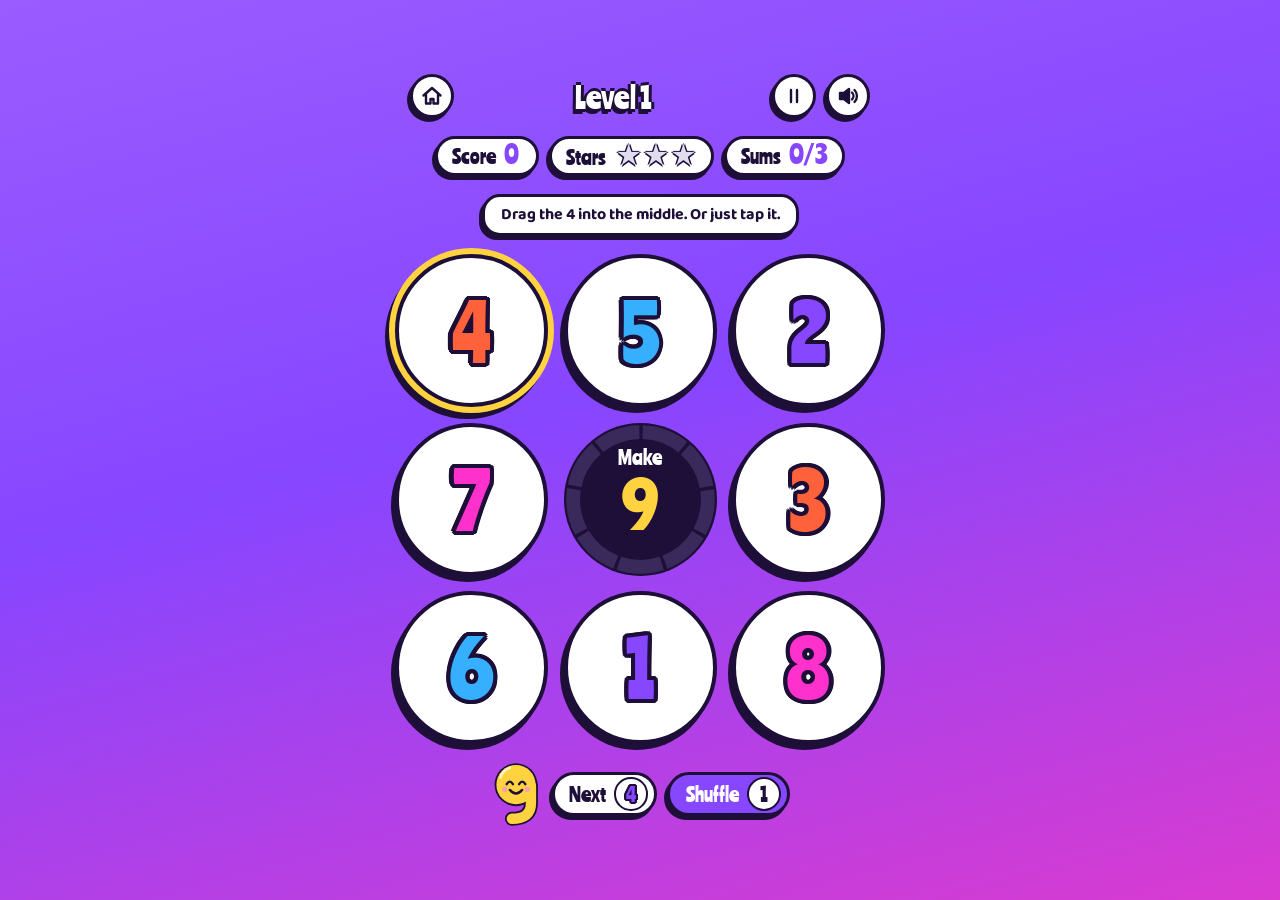
<file: index.html>
<!DOCTYPE html>
<html lang="en">
<head>
    <meta charset="UTF-8">
    <meta name="viewport" content="width=device-width, initial-scale=1.0">
    <title>Plus 9</title>
    <meta name="description" content="A quick number puzzle: drag tiles into the middle to make the target exactly. A journey of levels, a daily challenge, classic and 60-second modes.">
    <meta name="theme-color" content="#8746ff">
    <!-- the self-hosted copy is only a review build; portals ask for web exclusivity (tools/build.js drops this) -->
    <meta name="robots" content="noindex">
    <link rel="icon" href="icon.svg" type="image/svg+xml">
    <link rel="apple-touch-icon" href="apple-touch-icon.png">
    <!-- link previews (WhatsApp, Telegram, Facebook, Discord, X…); they need absolute URLs.
         tools/build.js drops this block from portal builds, which have their own game page. -->
    <!-- share-meta -->
    <meta property="og:type" content="website">
    <meta property="og:site_name" content="Plus 9">
    <meta property="og:title" content="Plus 9: a number puzzle with a lot of charm">
    <meta property="og:description" content="Drag tiles into the ring to make the number exactly. Chain tiles, combo colors and travel eight worlds with Nine. Free in your browser.">
    <meta property="og:url" content="https://kenserikawa.github.io/plus9/">
    <meta property="og:image" content="https://kenserikawa.github.io/plus9/og-image.jpeg">
    <meta property="og:image:type" content="image/jpeg">
    <meta property="og:image:width" content="1200">
    <meta property="og:image:height" content="630">
    <meta property="og:image:alt" content="Plus 9: Nine the gold number mascot next to a board of colorful number tiles">
    <meta name="twitter:card" content="summary_large_image">
    <meta name="twitter:title" content="Plus 9: a number puzzle with a lot of charm">
    <meta name="twitter:description" content="Make the number exactly. Chain tiles, combo colors, travel eight worlds with Nine.">
    <meta name="twitter:image" content="https://kenserikawa.github.io/plus9/og-image.jpeg">
    <!-- /share-meta -->
    <link rel="stylesheet" href="styles.css">
    <!-- the loading screen: Nine and the loader, run as soon as the page is parsed. loader.js then
         loads the game's scripts itself, after its own, so the loading screen shows first on a slow link -->
    <script src="mascot.js" defer fetchpriority="high"></script>
    <script src="loader.js" defer fetchpriority="high"></script>
</head>
<body data-theme="grape">
    <!-- the saved theme before the first paint, so the loading screen shows it (applyTheme checks it again) -->
    <script>try { document.body.dataset.theme = JSON.parse(localStorage.getItem('plus9.theme')) || 'grape'; document.body.dataset.nine = JSON.parse(localStorage.getItem('plus9.nineColor')) || 'gold' } catch { /* storage unavailable */ }</script>

    <!-- loading screen (loader.js): Nine in the well while the game loads, then it flies to its place -->
    <div class="loader" id="loader" role="progressbar" aria-label="Plus 9" aria-valuemin="0" aria-valuemax="9" aria-valuenow="0">
        <div class="loader-well"><svg class="ring" viewBox="0 0 100 100" aria-hidden="true"></svg></div>
        <span class="mascot mascot-loader" aria-hidden="true"></span>
    </div>

    <!-- reusable icons -->
    <svg width="0" height="0" style="position:absolute" aria-hidden="true">
        <symbol id="i-sound-on" viewBox="0 0 24 24">
            <path d="M4 9h4l5-4v14l-5-4H4z" fill="#1d0f38" />
            <path d="M16 8.5a5 5 0 0 1 0 7M18.5 6a8.5 8.5 0 0 1 0 12" />
        </symbol>
        <symbol id="i-sound-off" viewBox="0 0 24 24">
            <path d="M4 9h4l5-4v14l-5-4H4z" fill="#1d0f38" />
            <path d="M16 9l6 6M22 9l-6 6" stroke="#ff3b3b" />
        </symbol>
        <symbol id="i-home" viewBox="0 0 24 24"><path d="M3.5 11.5 12 4l8.5 7.5M6 10v9.5h4.5V15h3v4.5H18V10" /></symbol>
        <symbol id="i-back" viewBox="0 0 24 24"><path d="M10.5 5 3.5 12l7 7M4 12h16.5" /></symbol>
        <symbol id="i-plug" viewBox="0 0 24 24"><path d="M9 3v5M15 3v5M6 8h12v3a6 6 0 0 1-12 0zM12 17v4" /></symbol>
        <defs>
            <!-- Nine's metallic and rainbow colors (styles.css [data-nine]). In Nine's own coordinates
                 (viewBox 0 0 100 124), so the loop and the tail share one gradient: per-shape boxes
                 (the default) gave each its own and showed a seam where the tail meets the loop -->
            <linearGradient id="nine-chrome" gradientUnits="userSpaceOnUse" x1="0" y1="0" x2="100" y2="124">
                <stop offset="0" stop-color="#f6f8fb" /><stop offset="0.42" stop-color="#c8cfda" /><stop offset="0.52" stop-color="#eef2f6" /><stop offset="1" stop-color="#a9b2c1" />
            </linearGradient>
            <linearGradient id="nine-rainbow" gradientUnits="userSpaceOnUse" x1="0" y1="0" x2="100" y2="124">
                <stop offset="0" stop-color="#ff623a" /><stop offset="0.2" stop-color="#ffd23f" /><stop offset="0.4" stop-color="#5fe08a" /><stop offset="0.6" stop-color="#37afff" /><stop offset="0.8" stop-color="#8746ff" /><stop offset="1" stop-color="#ff31cc" />
            </linearGradient>
        </defs>
        <symbol id="i-pause" viewBox="0 0 24 24"><path d="M9 6v12M15 6v12" /></symbol>
        <symbol id="i-gear" viewBox="0 0 24 24"><path fill="#1d0f38" fill-rule="evenodd" stroke-width="1.4" d="M19.07 9.81 L22.00 9.97 L22.00 14.03 L19.07 14.19 L18.55 15.45 L20.50 17.64 L17.64 20.50 L15.45 18.55 L14.19 19.07 L14.03 22.00 L9.97 22.00 L9.81 19.07 L8.55 18.55 L6.36 20.50 L3.50 17.64 L5.45 15.45 L4.93 14.19 L2.00 14.03 L2.00 9.97 L4.93 9.81 L5.45 8.55 L3.50 6.36 L6.36 3.50 L8.55 5.45 L9.81 4.93 L9.97 2.00 L14.03 2.00 L14.19 4.93 L15.45 5.45 L17.64 3.50 L20.50 6.36 L18.55 8.55Z M15.30 12a3.3 3.3 0 1 0 -6.60 0a3.3 3.3 0 1 0 6.60 0Z" /></symbol>
        <symbol id="i-lock" viewBox="0 0 24 24"><path d="M7 11V8a5 5 0 0 1 10 0v3M5.5 11h13v9h-13z" /></symbol>
        <!-- a shape per tile color (app.js COLOR_IDS), so combos show without telling colors apart -->
        <symbol id="mark-orange" viewBox="0 0 24 24"><path d="M12 3 21.5 19.5h-19z" /></symbol>
        <symbol id="mark-blue" viewBox="0 0 24 24"><circle cx="12" cy="12" r="8.5" /></symbol>
        <symbol id="mark-purple" viewBox="0 0 24 24"><rect x="4" y="4" width="16" height="16" rx="1.5" /></symbol>
        <symbol id="mark-pink" viewBox="0 0 24 24"><path d="M12 2 22 12 12 22 2 12z" /></symbol>
    </svg>

    <!-- ===== Home ===== -->
    <main class="screen home" id="home" hidden>
        <header class="home-top">
            <button class="icon-btn help-btn" type="button" aria-label="How to play" data-i18n-aria="nav.help" aria-keyshortcuts="H">?</button>
            <h1 class="title outline" aria-label="Plus 9" tabindex="-1"><span aria-hidden="true">Plus</span><button class="nine-poke" type="button" aria-label="Poke Nine" data-i18n-aria="nine.poke"><span class="mascot mascot-title" aria-hidden="true"></span></button></h1>
            <button class="icon-btn settings-btn" type="button" aria-label="Settings" data-i18n-aria="nav.settings">
                <svg><use href="#i-gear" /></svg>
            </button>
        </header>

        <button class="journey-card" id="go-journey" type="button">
            <span class="card-title outline" data-i18n="mode.journey">Journey</span>
            <span class="card-sub" id="journey-sub">Level 1</span>
            <span class="card-stars"><span aria-hidden="true">★</span> <span id="star-total">0</span></span>
        </button>

        <div class="mode-cards">
            <button class="mode-card" type="button" data-start="daily">
                <span class="mode-name" data-i18n="mode.daily">Daily</span>
                <span class="mode-info" id="info-daily"></span>
            </button>
            <button class="mode-card" type="button" data-start="classic">
                <span class="mode-name" data-i18n="mode.classic">Classic</span>
                <span class="mode-info" id="info-classic"></span>
            </button>
            <button class="mode-card" type="button" data-start="timed">
                <span class="mode-name" data-i18n="mode.timed">60 seconds</span>
                <span class="mode-info" id="info-timed"></span>
            </button>
        </div>

        <section class="panel missions" aria-labelledby="missions-title">
            <h2 class="panel-title" id="missions-title" data-i18n="home.missions">Today's missions</h2>
            <ul class="mission-list" id="missions"></ul>
        </section>

        <button class="customize-card" id="go-style" type="button">
            <span class="mascot mascot-card" aria-hidden="true"></span>
            <span class="customize-text">
                <span class="customize-title" data-i18n="style.title">Customize</span>
                <span class="customize-sub" id="customize-sub" data-i18n="style.sub">Themes and outfits for Nine</span>
            </span>
            <span class="theme-swatch customize-swatch" aria-hidden="true"></span>
        </button>
    </main>

    <!-- ===== Journey map ===== -->
    <main class="screen map" id="map" hidden>
        <header class="bar">
            <button class="icon-btn home-btn" type="button" aria-label="Home" data-i18n-aria="nav.home">
                <svg><use href="#i-home" /></svg>
            </button>
            <h1 class="bar-title outline" data-i18n="mode.journey" tabindex="-1">Journey</h1>
            <p class="stars-pill"><span aria-hidden="true">★</span> <span id="map-stars">0</span></p>
        </header>
        <ol class="route scroll" id="route"></ol>
    </main>

    <!-- ===== Game ===== -->
    <main class="screen game" id="game" hidden>
        <header class="bar game-bar">
            <!-- home, or back to the map in the journey (app.js renderBackButton sets icon and label) -->
            <button class="icon-btn home-btn" id="game-home" type="button" aria-label="Home">
                <svg><use href="#i-home" /></svg>
            </button>
            <h1 class="bar-title outline" id="game-title" tabindex="-1">Classic</h1>
            <button class="icon-btn pause-btn" type="button" aria-label="Pause" data-i18n-aria="nav.pause" aria-keyshortcuts="Escape">
                <svg><use href="#i-pause" /></svg>
            </button>
            <button class="icon-btn sound-btn" type="button" aria-label="Sound" aria-pressed="true" aria-keyshortcuts="M">
                <svg><use href="#i-sound-on" /></svg>
            </button>
        </header>

        <div class="hud">
            <p class="hud-item"><span class="hud-label" data-i18n="hud.score">Score</span> <span id="score" class="hud-value">0</span></p>
            <p class="hud-item"><span class="hud-label" id="hud2-label">Level</span> <span id="hud2" class="hud-value">1</span></p>
            <p class="hud-item"><span class="hud-label" id="hud3-label">Best</span> <span id="hud3" class="hud-value">0</span></p>
        </div>

        <p class="coach" id="coach" role="status" hidden></p>

        <!-- 3x3 board: 8 tiles around the well. Tiles are rendered by app.js -->
        <div class="board" id="board">
            <div class="well" id="well" aria-live="polite">
                <svg class="ring" viewBox="0 0 100 100" aria-hidden="true" id="ring"></svg>
                <span class="well-sum outline" id="sum"></span>
                <span class="well-label" id="need">Make</span>
            </div>

            <div class="levelup" id="levelup" role="status" hidden>
                <p class="levelup-title outline" id="lu-title">Level 2</p>
                <p class="levelup-target">
                    <span class="lu-old" id="lu-old">9</span>
                    <span class="lu-arrow" aria-label="becomes">→</span>
                    <span class="lu-new" id="lu-new">10</span>
                </p>
                <p class="levelup-note" id="lu-note">New target. +1 free shuffle</p>
            </div>
        </div>

        <div class="actions">
            <span class="mascot mascot-game" aria-hidden="true"></span>
            <p class="next"><span data-i18n="act.next">Next</span> <span class="next-tile" id="next" aria-live="polite"></span><span class="next-queue" id="queue" role="img" hidden></span></p>
            <p class="clock" id="clock" hidden><span id="clock-time">1:00</span></p>
            <button class="shuffle" id="shuffle" type="button" aria-keyshortcuts="S">
                <span data-i18n="act.shuffle">Shuffle</span> <span class="shuffle-badge" id="shuffle-badge">1</span>
            </button>
            <button class="bank" id="bank" type="button" aria-keyshortcuts="B" hidden>
                <span id="bank-label">Bank</span> <span class="bank-badge" id="bank-badge">0</span>
            </button>
            <button class="reward" id="reward" type="button" hidden aria-label="Watch an ad for a free shuffle" data-i18n-aria="aria.reward">
                <span aria-hidden="true">🎬</span> <span data-i18n="act.freeShuffle">Free shuffle</span>
            </button>
            <!-- Classic only: the streak multiplier and the pot to cash in (a row of its own in portrait) -->
            <div class="streak" id="streak" hidden>
                <p class="pot" id="pot"><span data-i18n="pot.label">Streak</span> <span class="pot-mult" id="pot-mult">×1</span> <span class="pot-pips" id="pot-pips" aria-hidden="true"></span></p>
                <button class="cash" id="cash" type="button" aria-keyshortcuts="C" disabled>
                    <span data-i18n="act.cash">Cash in</span> <span class="cash-badge" id="cash-badge">0</span>
                </button>
            </div>
        </div>
    </main>

    <p class="toast" id="toast" role="status" popover="manual" hidden></p>

    <!-- ===== Dialogs ===== -->
    <dialog class="sheet over" id="over" aria-labelledby="over-title" aria-describedby="over-reason">
        <h2 class="sheet-title over-title outline" id="over-title">Game over</h2>
        <p class="result-stars" id="over-stars" hidden></p>
        <p class="over-reason" id="over-reason"></p>
        <p class="over-score"><span data-i18n="hud.score">Score</span> <strong id="over-score">0</strong></p>
        <p class="over-stats" id="over-stats"></p>
        <div class="over-prize" id="over-prize" hidden>
            <span class="mascot mascot-prize" aria-hidden="true"></span>
            <p class="over-prize-text" id="over-prize-text"></p>
        </div>
        <div class="compare" id="over-compare" hidden>
            <span class="compare-bar"><span class="compare-fill" id="compare-fill"></span></span>
            <span class="compare-text" id="compare-text"></span>
        </div>
        <div class="daily-result" id="daily-result" hidden>
            <p class="daily-grid" id="daily-grid"></p>
            <p class="daily-par" id="daily-par"></p>
            <p class="daily-streak" id="daily-streak"></p>
            <p class="daily-next" id="daily-next"></p>
            <button class="btn btn-share" id="share" type="button" data-i18n="share.btn">Share result</button>
        </div>
        <div class="sheet-actions">
            <button class="btn" id="again" type="button" autofocus>Play again</button>
            <button class="btn btn-quiet" id="over-secondary" type="button">Home</button>
        </div>
        <!-- 🎬 on a row of its own, after the standard choices and smaller than them (Poki) -->
        <button class="reward" id="over-reward" type="button" hidden>
            <span aria-hidden="true">🎬</span> <span id="over-reward-label">Take it back</span>
        </button>
    </dialog>


    <dialog class="sheet style" id="style" aria-labelledby="style-title">
        <h2 class="sheet-title outline" id="style-title" data-i18n="style.title">Customize</h2>
        <button class="nine-poke nine-poke-style" type="button" aria-label="Poke Nine" data-i18n-aria="nine.poke"><span class="mascot mascot-style" aria-hidden="true"></span></button>
        <h3 class="sheet-subtitle" data-i18n="style.wardrobe">Nine's wardrobe</h3>
        <div class="wardrobe" id="wardrobe"></div>
        <h3 class="sheet-subtitle" data-i18n="style.colors">Nine's color</h3>
        <div class="nine-colors" id="nine-colors"></div>
        <h3 class="sheet-subtitle" data-i18n="style.themes">Themes</h3>
        <div class="theme-list" id="themes"></div>
        <div class="sheet-actions">
            <button class="btn" id="style-close" type="button" data-i18n="help.gotIt">Got it</button>
        </div>
    </dialog>

    <dialog class="sheet help" id="help" aria-labelledby="help-title">
        <h2 class="sheet-title outline" id="help-title" data-i18n="help.title">How to play</h2>
        <ul class="rules">
            <li>
                <span class="rule-icon" aria-hidden="true"><span class="mini-tile">4</span></span>
                <p><strong data-i18n="help.r1.t">Hit the number exactly.</strong> <span data-i18n="help.r1.b">Drag or tap tiles into the middle until they add up to the target.</span></p>
            </li>
            <li>
                <span class="rule-icon" aria-hidden="true">+</span>
                <p><strong data-i18n="help.r2.t">Long chains, one color.</strong> <span data-i18n="help.r2.b">A sum is worth the tiles you used times your level. All one color? Double points.</span></p>
            </li>
            <li>
                <span class="rule-icon is-gold" aria-hidden="true">★</span>
                <p><strong data-i18n="help.r3.t">Special tiles.</strong> <span data-i18n="help.r3.b">A ★ wild tile finishes any sum. A ×2 tile doubles the points of its sum. Frozen tiles thaw after 2 sums.</span></p>
            </li>
            <li id="rule-minus" hidden>
                <span class="rule-icon" aria-hidden="true"><span class="mini-tile is-minus">−3</span></span>
                <p><strong data-i18n="help.r9.t">Minus tiles.</strong> <span data-i18n="help.r9.b">Worth −1 to −5: they take away from the sum, never below 0. They don't count as tiles or colors.</span></p>
            </li>
            <li id="rule-coupler" hidden>
                <span class="rule-icon" aria-hidden="true"><span class="mini-tile is-coupler">+3</span></span>
                <p><strong data-i18n="help.r10.t">Couplers.</strong> <span data-i18n="help.r10.b">Worth +1 to +5: drop one on a tile to add to it (never past the target). The tile keeps its color.</span></p>
            </li>
            <li>
                <span class="rule-icon" aria-hidden="true"><span class="mini-tile is-next">6</span></span>
                <p><strong data-i18n="help.r4.t">Plan with Next.</strong> <span data-i18n="help.r4.b">It's the number that replaces the tile you play.</span></p>
            </li>
            <li>
                <span class="rule-icon is-gold" aria-hidden="true">×5</span>
                <p><strong data-i18n="help.r8.t">Streak (Classic).</strong> <span data-i18n="help.r8.b">Each sum in a row multiplies its points: ×2, ×3, up to ×5. They go into a pot: cash it in between sums. Get stuck and the pot is lost.</span></p>
            </li>
            <li>
                <span class="rule-icon is-danger" aria-hidden="true">!</span>
                <p><strong data-i18n="help.r5.t">Don't go over.</strong> <span data-i18n="help.r5.b">If no tile fits, shuffle: free ones first, then you pay points. You can also bank your points and stop, or watch an ad 🎬 where offered.</span></p>
            </li>
            <li>
                <span class="rule-icon is-gold" aria-hidden="true">⚑</span>
                <p><strong data-i18n="help.r6.t">Journey.</strong> <span data-i18n="help.r6.b">Beat levels for up to 3 stars. Stars and daily missions unlock themes.</span></p>
            </li>
            <li>
                <span class="rule-icon" aria-hidden="true">1</span>
                <p><strong data-i18n="help.r7.t">Daily, Classic, 60 seconds.</strong> <span data-i18n="help.r7.b">The same board for everyone each day; an endless game where the target keeps growing; a race against the clock.</span></p>
            </li>
        </ul>
        <ul class="keys" aria-label="Keyboard">
            <li><kbd>Tab</kbd> + <kbd>Enter</kbd> <span data-i18n="key.play">play a tile</span></li>
            <li><kbd>S</kbd> <span data-i18n="key.shuffle">shuffle</span></li>
            <li><kbd>C</kbd> <span data-i18n="key.cash">cash in</span></li>
            <li><kbd>B</kbd> <span data-i18n="key.bank">bank</span></li>
            <li><kbd>M</kbd> <span data-i18n="key.sound">sound</span></li>
            <li><kbd>Esc</kbd> <span data-i18n="key.pause">pause</span></li>
        </ul>
        <div class="sheet-actions">
            <button class="btn" id="help-close" type="button">Got it</button>
        </div>
    </dialog>

    <!-- settings, and the pause menu during a game -->
    <dialog class="sheet settings-sheet" id="settings" aria-labelledby="settings-title">
        <h2 class="sheet-title outline" id="settings-title">Settings</h2>
        <div class="settings">
            <button class="music-btn" id="effects-btn" type="button" aria-pressed="true">
                <span data-i18n="help.effects">Effects</span> <span class="music-state" id="effects-state">On</span>
            </button>
            <button class="music-btn" id="music-btn" type="button" aria-pressed="true">
                <span data-i18n="help.music">Music</span> <span class="music-state" id="music-state">On</span>
            </button>
            <button class="music-btn" id="shapes-btn" type="button" aria-pressed="false">
                <span data-i18n="help.shapes">Color shapes</span> <span class="music-state" id="shapes-state">Off</span>
            </button>
            <label class="lang-pick">
                <span data-i18n="help.language">Language</span>
                <select id="lang"></select>
            </label>
        </div>
        <div class="sheet-actions">
            <button class="btn" id="settings-close" type="button">Resume</button>
            <button class="btn btn-quiet" id="settings-help" type="button" data-i18n="nav.help">How to play</button>
            <button class="btn btn-quiet" id="settings-home" type="button" hidden data-i18n="nav.home">Home</button>
        </div>
    </dialog>

    <!-- home tour: Nine points at each part of the home screen, the first time it shows (app.js TOUR) -->
    <dialog class="tour" id="tour" aria-label="Tips" data-i18n-aria="tour.title" aria-describedby="tour-text">
        <div class="tour-body">
            <span class="mascot mascot-tour" aria-hidden="true"></span>
            <p class="tour-text" id="tour-text"></p>
        </div>
        <div class="tour-actions">
            <span class="tour-count" id="tour-count" aria-hidden="true">1/3</span>
            <button class="btn btn-quiet" id="tour-skip" type="button" data-i18n="tour.skip">Skip</button>
            <button class="btn" id="tour-next" type="button">Next</button>
        </div>
    </dialog>
</body>
</html>
</file>
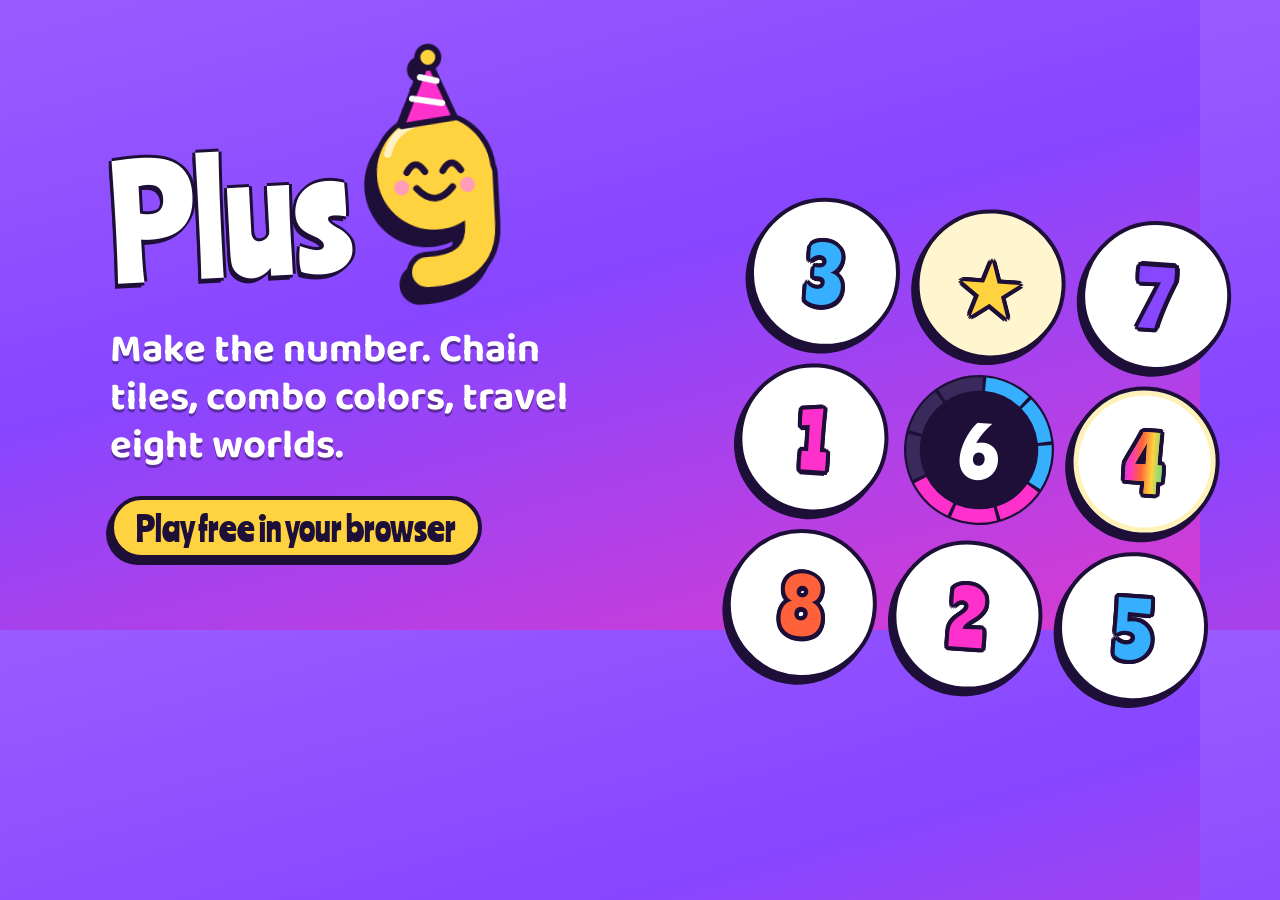
<file: promo/og.html>
<!DOCTYPE html>
<html lang="en">
<head>
    <meta charset="UTF-8">
    <!-- Link preview image (Open Graph / X card). Open at 1200×630, device scale 1, and
         screenshot the viewport as JPEG → og-image.jpg. Text is fine here (unlike the Poki
         thumbnail): it is what people see when the link is shared. -->
    <title>Plus 9 link preview</title>
    <link rel="stylesheet" href="../styles.css">
    <style>
        html, body { width: 1200px; height: 630px; margin: 0; padding: 0; overflow: hidden; }
        body { display: block; background: var(--bg); }
        :root { --cell: 150px; --gap: 16px; }

        .copy { position: absolute; left: 110px; top: 110px; width: 520px; }
        .og-title {
            display: flex;
            align-items: flex-end;
            gap: 10px;
            margin: 0;
            font-size: 150px;
            font-weight: 400;
            line-height: 1;
            transform: rotate(-3deg);
        }
        .og-title .mascot { width: 150px; height: 186px; margin-bottom: -14px; filter: drop-shadow(-8px 12px 0 var(--ink)); }
        .tagline {
            margin: 44px 0 0;
            font-family: 'Baloo 2', sans-serif;
            font-size: 40px;
            font-weight: 700;
            line-height: 1.2;
            color: var(--paper);
            text-shadow: 0 3px 0 rgba(29, 15, 56, 0.45);
        }
        .pill {
            display: inline-block;
            margin-top: 26px;
            padding: 6px 22px;
            font-family: 'Ranchers', cursive;
            font-size: 34px;
            color: var(--ink);
            background: var(--gold);
            border: 4px solid var(--ink);
            border-radius: 999px;
            box-shadow: -4px 6px 0 var(--ink);
        }

        .board { position: absolute; right: 60px; top: 50%; transform: translateY(-50%) rotate(4deg); }
        .tile { cursor: default; }
        .tile, .tile:hover { transform: none; }
        .well .well-sum { font-size: calc(var(--cell) * 0.46); margin-top: 0; }
    </style>
</head>
<body data-theme="grape">
    <div class="copy">
        <h1 class="og-title outline">Plus <span class="mascot" data-mood="happy"></span></h1>
        <p class="tagline">Make the number. Chain tiles, combo colors, travel eight worlds.</p>
        <span class="pill">Play free in your browser</span>
    </div>
    <div class="board" id="board"></div>

    <script src="../mascot.js"></script>
    <script>
        // a board mid-game: 6 of 9 in the ring, a rainbow and a wild tile on show
        const board = document.getElementById('board')
        const tiles = [[3, '#37afff'], ['★', '#ffd23f', 'is-wild'], [7, '#8746ff'], [1, '#ff31cc'], null, [4, '#ff623a', 'is-rainbow'], [8, '#ff623a'], [2, '#ff31cc'], [5, '#37afff']]
        for (const t of tiles) {
            if (!t) {
                const well = document.createElement('div')
                well.className = 'well'
                const n = 9, r = 44, c = 2 * Math.PI * r, gap = 2.2, seg = c / n - gap
                const fill = ['#37afff', '#37afff', '#37afff', '#ff31cc', '#ff31cc', '#ff31cc']
                let arcs = ''
                for (let i = 0; i < n; i++) {
                    arcs += `<circle cx="50" cy="50" r="${r}" fill="none" stroke="${fill[i] || '#3a2a5c'}" stroke-width="9" stroke-dasharray="${seg} ${c - seg}" stroke-dashoffset="${-(i * c / n) + c / 4 - gap / 2}" />`
                }
                well.innerHTML = `<svg class="ring" viewBox="0 0 100 100">${arcs}</svg><span class="well-sum outline">6</span>`
                board.appendChild(well)
                continue
            }
            const tile = document.createElement('button')
            tile.className = 'tile'
            tile.style.setProperty('--tile', t[1])
            tile.textContent = t[0]
            tile.dataset.n = t[0]
            if (t[2]) tile.classList.add(t[2])
            board.appendChild(tile)
        }
        mascot.mount()
        mascot.dress({ head: 'party' })
        document.querySelector('.og-title .mascot').dataset.mood = 'happy'
    </script>
</body>
</html>
</file>
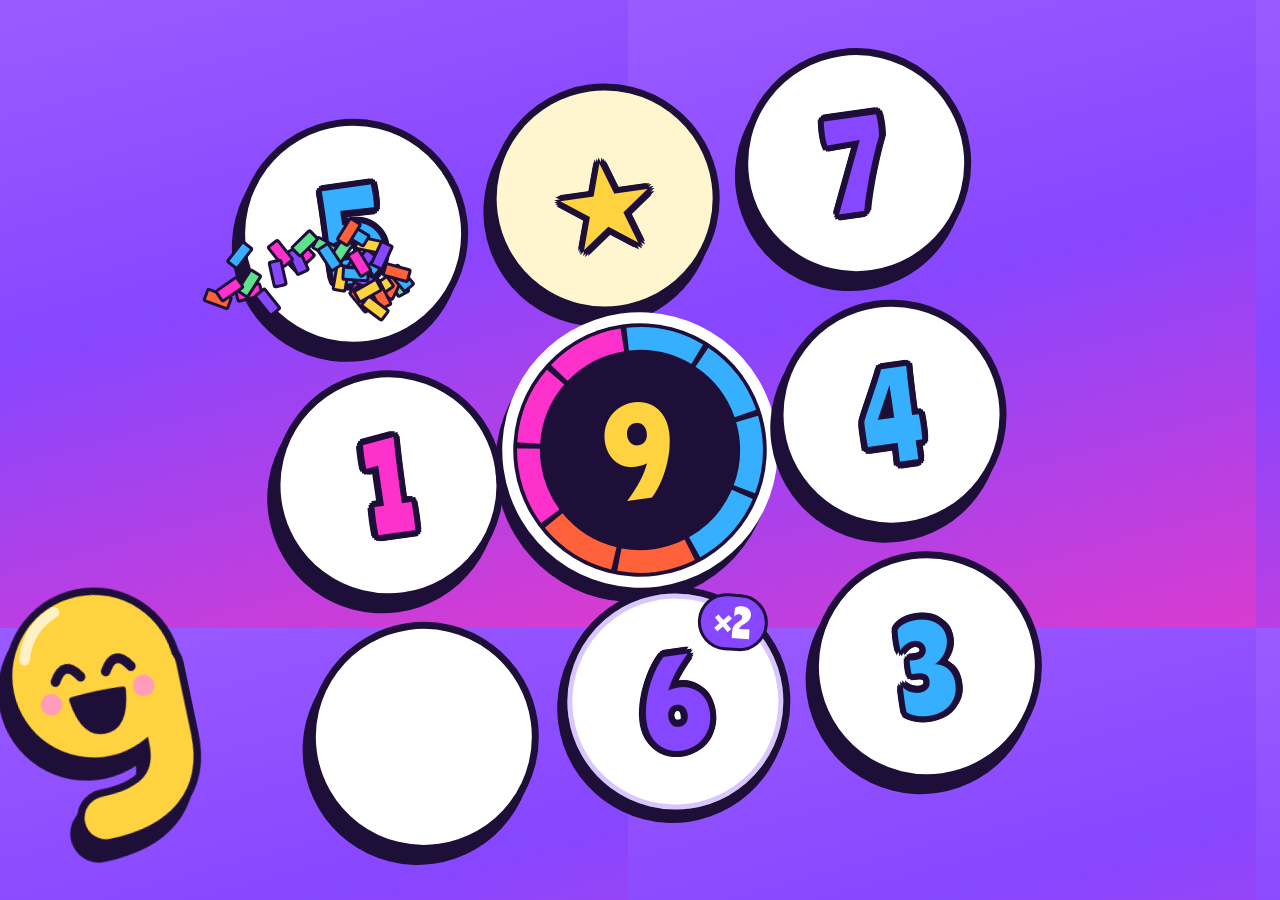
<file: promo/thumbnail-animated.html>
<!DOCTYPE html>
<html lang="en">
<head>
    <meta charset="UTF-8">
    <!-- Animated store thumbnail: the static thumbnail's scene, looping. The pink 3 flies into the
         well, the ring closes on 9, the well pops with confetti and Nine hops; then it all eases back.
         Every frame is a pure function of time (frameAt(t)), so the loop is seamless and can be
         recorded frame by frame: ?capture&t=<seconds> draws one frame; tools/record-thumbnail.sh
         screenshots every frame with headless Chrome at 628×628 ×2 and encodes the loop.
         Poki rules: square, full-bleed, no text, no borders, one clear subject. -->
    <title>Plus 9 animated thumbnail</title>
    <link rel="stylesheet" href="../styles.css">
    <style>
        html, body { width: 628px; height: 628px; margin: 0; padding: 0; overflow: hidden; }
        body { display: block; background: var(--bg); }
        :root { --cell: 230px; --gap: 24px; }
        /* time drives everything here: no CSS animations or transitions */
        *, *::before, *::after { animation: none !important; transition: none !important; }

        .board {
            position: absolute;
            left: 50%;
            top: 50%;
            transform: translate(-50%, -50%) rotate(-8deg);
        }
        .tile { cursor: default; }
        .tile, .tile:hover { transform: none; box-shadow: -8px 12px 0 var(--ink); border-width: 7px; }
        .well { box-shadow: 0 0 0 10px var(--paper), -8px 12px 0 10px var(--ink); }
        .well .well-sum { font-size: calc(var(--cell) * 0.46); margin-top: 0; }
        .well-sum.is-done { color: var(--gold); }

        .flying {
            position: absolute;
            left: 0;
            top: 0;
            width: 190px;
            height: 190px;
            font-size: 104px;
            box-shadow: -14px 22px 0 var(--ink) !important;
            z-index: 3;
            will-change: transform, opacity;
        }

        .thumb-mascot {
            position: absolute;
            left: 22px;
            bottom: 26px;
            width: 214px;
            height: 266px;
            z-index: 5;
            filter: drop-shadow(-10px 14px 0 var(--ink));
            transform-origin: 50% 100%;
        }

        .bits { position: absolute; inset: 0; z-index: 4; pointer-events: none; }
        .bit {
            position: absolute;
            width: 28px;
            height: 15px;
            border: 3px solid var(--ink);
            border-radius: 3px;
        }
    </style>
</head>
<body data-theme="grape">
    <div class="board" id="board"></div>
    <button class="tile flying" id="flying" style="--tile: #ff31cc; --o: 6px">3</button>
    <div class="bits" id="bits"></div>
    <span class="mascot thumb-mascot" id="nine"></span>

    <script src="../mascot.js"></script>
    <script>
        const LOOP = 3.2 // seconds
        const PINK = '#ff31cc'

        const board = document.getElementById('board')
        const values = [[5, '#37afff'], ['★', '#ffd23f', 'is-wild'], [7, '#8746ff'], [1, '#ff31cc'], null, [4, '#37afff'], ['', '#ff623a'], [6, '#8746ff', 'is-double'], [3, '#37afff']]
        let ring, sumEl, well
        for (const v of values) {
            if (!v) {
                well = document.createElement('div')
                well.className = 'well'
                well.innerHTML = '<svg class="ring" viewBox="0 0 100 100"></svg><span class="well-sum outline">6</span>'
                ring = well.querySelector('svg')
                sumEl = well.querySelector('.well-sum')
                board.appendChild(well)
                continue
            }
            const tile = document.createElement('button')
            tile.className = 'tile'
            tile.style.setProperty('--tile', v[1])
            tile.textContent = v[0]
            if (v[2]) tile.classList.add(v[2])
            if (v[2] === 'is-double') tile.insertAdjacentHTML('beforeend', '<span class="tile-badge">×2</span>')
            board.appendChild(tile)
        }

        // the ring: 9 segments, 6 already filled; `pink` (0..3) more fill in, faded by `alpha`
        function drawRing(pink, alpha) {
            const n = 9, r = 44, c = 2 * Math.PI * r, gap = 2.2, seg = c / n - gap
            const fill = ['#37afff', '#37afff', '#37afff', '#37afff', '#ff623a', '#ff623a']
            let arcs = ''
            for (let i = 0; i < n; i++) {
                const k = i - 6 // index among the pink segments
                const on = i < 6 || k < pink
                const color = i < 6 ? fill[i] : '#3a2a5c'
                const dash = `stroke-dasharray="${seg} ${c - seg}" stroke-dashoffset="${-(i * c / n) + c / 4 - gap / 2}"`
                arcs += `<circle cx="50" cy="50" r="${r}" fill="none" stroke="${color}" stroke-width="9" ${dash} />`
                if (i >= 6 && on) arcs += `<circle cx="50" cy="50" r="${r}" fill="none" stroke="${PINK}" stroke-opacity="${alpha * Math.min(1, pink - k)}" stroke-width="9" ${dash} />`
            }
            ring.innerHTML = arcs
        }

        // confetti: fixed pieces, each a pure function of the time since the pop
        const bitsEl = document.getElementById('bits')
        const COLORS = ['#ff623a', '#37afff', '#8746ff', '#ff31cc', '#ffd23f', '#5fe08a']
        let seed = 7
        const rnd = () => ((seed = (seed * 16807) % 2147483647) / 2147483647)
        const bits = Array.from({ length: 34 }, (_, i) => {
            const angle = -Math.PI / 2 + (rnd() - 0.5) * 2.6
            const speed = 560 + rnd() * 560
            const el = document.createElement('span')
            el.className = 'bit'
            el.style.background = COLORS[i % COLORS.length]
            bitsEl.appendChild(el)
            return { el, vx: Math.cos(angle) * speed, vy: Math.sin(angle) * speed, spin: (rnd() - 0.5) * 900, rot: rnd() * 180 }
        })

        const clamp = x => Math.max(0, Math.min(1, x))
        const ease = x => (x < 0.5 ? 4 * x * x * x : 1 - (-2 * x + 2) ** 3 / 2) // in-out cubic
        const out = x => 1 - (1 - x) ** 3
        const span = (t, a, b) => clamp((t - a) / (b - a))

        const flying = document.getElementById('flying')
        const nine = document.getElementById('nine')
        const START = { x: 463, y: 187, rot: 16, scale: 1 } // the static thumbnail's pose
        const WELL = { x: 314, y: 314, rot: -8, scale: 0.42 }

        function frameAt(time) {
            const t = ((time % LOOP) + LOOP) % LOOP

            // 0.15–0.85 s: the 3 flies into the well along an arc; 2.5–3.2 s: a new one pops in at the start
            const fly = ease(span(t, 0.15, 0.85))
            const back = out(span(t, 2.5, 3.1))
            let x, y, rot, scale, alpha
            if (t < 0.85) {
                x = START.x + (WELL.x - START.x) * fly
                y = START.y + (WELL.y - START.y) * fly - Math.sin(fly * Math.PI) * 70
                rot = START.rot + (WELL.rot - START.rot) * fly
                scale = START.scale + (WELL.scale - START.scale) * fly
                alpha = 1 - span(t, 0.75, 0.85)
                // a little anticipation: lift before the throw
                const lift = Math.sin(span(t, 0, 0.2) * Math.PI) * (1 - fly)
                y -= lift * 14
                scale += lift * 0.05
            } else {
                x = START.x
                y = START.y
                rot = START.rot
                scale = 0.5 + 0.5 * back
                alpha = back
            }
            flying.style.opacity = alpha
            flying.style.transform = `translate(${x - 95}px, ${y - 95}px) rotate(${rot}deg) scale(${scale})`

            // 0.8–1.1 s: the ring closes, 2.4–2.9 s: it eases back to 6
            const pink = 3 * span(t, 0.8, 1.1)
            const reset = span(t, 2.4, 2.9)
            drawRing(t < 2.4 ? pink : 3, 1 - reset)
            const done = t >= 1.0 && t < 2.65
            sumEl.textContent = done ? '9' : '6'
            sumEl.classList.toggle('is-done', done)

            // the pop: the well swells and settles
            const pop = span(t, 1.0, 1.45)
            const swell = Math.sin(pop * Math.PI) * 0.16 * (1 - pop * 0.4)
            well.style.transform = `scale(${1 + swell})`

            // confetti from the well after the pop
            const dt = t - 1.02
            for (const b of bits) {
                if (dt < 0 || dt > 1.5) { b.el.style.opacity = 0; continue }
                const px = 314 + b.vx * dt
                const py = 314 + b.vy * dt + 1300 * dt * dt
                b.el.style.opacity = 1 - span(dt, 1.0, 1.5)
                b.el.style.transform = `translate(${px - 14}px, ${py - 7}px) rotate(${b.rot + b.spin * dt}deg)`
            }

            // Nine: leans in as the tile flies, hops on the pop, settles back
            const hop = Math.sin(span(t, 1.0, 1.5) * Math.PI)
            const lean = Math.sin(span(t, 0.1, 0.9) * Math.PI)
            const squash = Math.sin(span(t, 1.5, 1.7) * Math.PI) * 0.06
            nine.style.transform = `translate(0, ${-hop * 46}px) rotate(${-8 + lean * 4 - hop * 6}deg) scale(${1 + squash}, ${1 - squash})`
            nine.dataset.mood = t >= 0.95 && t < 2.3 ? 'cheer' : 'happy' // faces without blinks, so frames repeat exactly
        }

        mascot.mount()
        window.frameAt = frameAt
        frameAt(0)
        // ?capture&t=1.25 draws one still frame (for headless screenshots); otherwise a live preview
        const params = new URLSearchParams(location.search)
        if (params.has('t')) frameAt(parseFloat(params.get('t')))
        else if (!params.has('capture')) {
            const t0 = performance.now()
            const tick = now => { frameAt((now - t0) / 1000); requestAnimationFrame(tick) }
            requestAnimationFrame(tick)
        }
    </script>
</body>
</html>
</file>
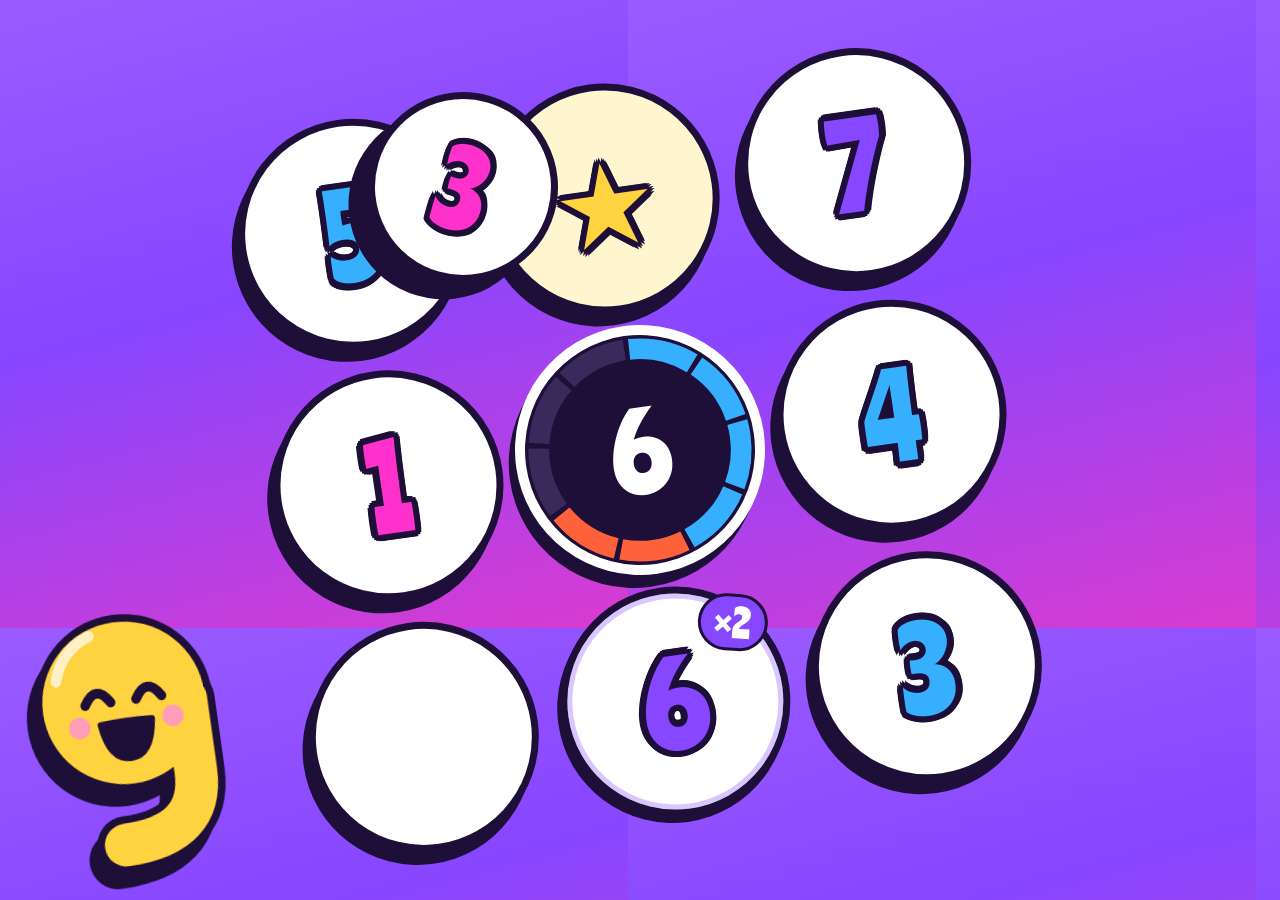
<file: promo/thumbnail.html>
<!DOCTYPE html>
<html lang="en">
<head>
    <meta charset="UTF-8">
    <!-- Store thumbnail scene. Open at 628×628 (device scale 2) and screenshot the viewport.
         Poki rules: square, full-bleed, no text, no borders, one clear subject, strong contrast. -->
    <title>Plus 9 thumbnail</title>
    <link rel="stylesheet" href="../styles.css">
    <style>
        html, body { width: 628px; height: 628px; margin: 0; padding: 0; overflow: hidden; }
        body { display: block; background: var(--bg); }
        :root { --cell: 230px; --gap: 24px; }

        /* the board, close up and slightly turned so it reads as a sticker toy */
        .board {
            position: absolute;
            left: 50%;
            top: 50%;
            transform: translate(-50%, -50%) rotate(-8deg);
        }
        .tile { cursor: default; }
        .tile, .tile:hover { transform: none; box-shadow: -8px 12px 0 var(--ink); border-width: 7px; }
        .well { box-shadow: 0 0 0 10px var(--paper), -8px 12px 0 10px var(--ink); }
        .well .well-sum { font-size: calc(var(--cell) * 0.46); margin-top: 0; }

        /* the tile in flight towards the well */
        .flying {
            position: absolute;
            left: 368px;
            top: 92px;
            width: 190px;
            height: 190px;
            font-size: 104px;
            transform: rotate(16deg);
            box-shadow: -14px 22px 0 var(--ink) !important;
            z-index: 3;
        }

        /* Nine cheering in the corner: the face of the game */
        .thumb-mascot {
            position: absolute;
            left: 22px;
            bottom: 26px;
            width: 214px;
            height: 266px;
            z-index: 5;
            transform: rotate(-8deg);
            filter: drop-shadow(-10px 14px 0 var(--ink));
        }
    </style>
</head>
<body data-theme="grape">
    <div class="board" id="board"></div>
    <button class="tile flying" style="--tile: #ff31cc; --o: 6px">3</button>
    <span class="mascot thumb-mascot"></span>

    <script src="../mascot.js"></script>
    <script>
        // same ring drawing as the game: 9 segments, 6 filled by the tiles already played
        const board = document.getElementById('board')
        const values = [[5, '#37afff'], ['★', '#ffd23f', 'is-wild'], [7, '#8746ff'], [1, '#ff31cc'], null, [4, '#37afff'], ['', '#ff623a'], [6, '#8746ff', 'is-double'], [3, '#37afff']]
        for (const v of values) {
            if (!v) {
                const well = document.createElement('div')
                well.className = 'well'
                const n = 9, r = 44, c = 2 * Math.PI * r, gap = 2.2, seg = c / n - gap
                const fill = ['#37afff', '#37afff', '#37afff', '#37afff', '#ff623a', '#ff623a']
                let arcs = ''
                for (let i = 0; i < n; i++) {
                    const color = fill[i] || '#3a2a5c'
                    arcs += `<circle cx="50" cy="50" r="${r}" fill="none" stroke="${color}" stroke-width="9" stroke-dasharray="${seg} ${c - seg}" stroke-dashoffset="${-(i * c / n) + c / 4 - gap / 2}" />`
                }
                well.innerHTML = `<svg class="ring" viewBox="0 0 100 100">${arcs}</svg><span class="well-sum outline">6</span>`
                board.appendChild(well)
                continue
            }
            const tile = document.createElement('button')
            tile.className = 'tile'
            tile.style.setProperty('--tile', v[1])
            tile.textContent = v[0]
            if (v[2]) tile.classList.add(v[2])
            if (v[2] === 'is-double') tile.insertAdjacentHTML('beforeend', '<span class="tile-badge">×2</span>')
            board.appendChild(tile)
        }
        mascot.mount()
        mascot.mood('cheer', { hold: true })
        document.querySelectorAll('.mascot').forEach(el => el.classList.remove('m-cheer')) // a still pose
    </script>
</body>
</html>
</file>
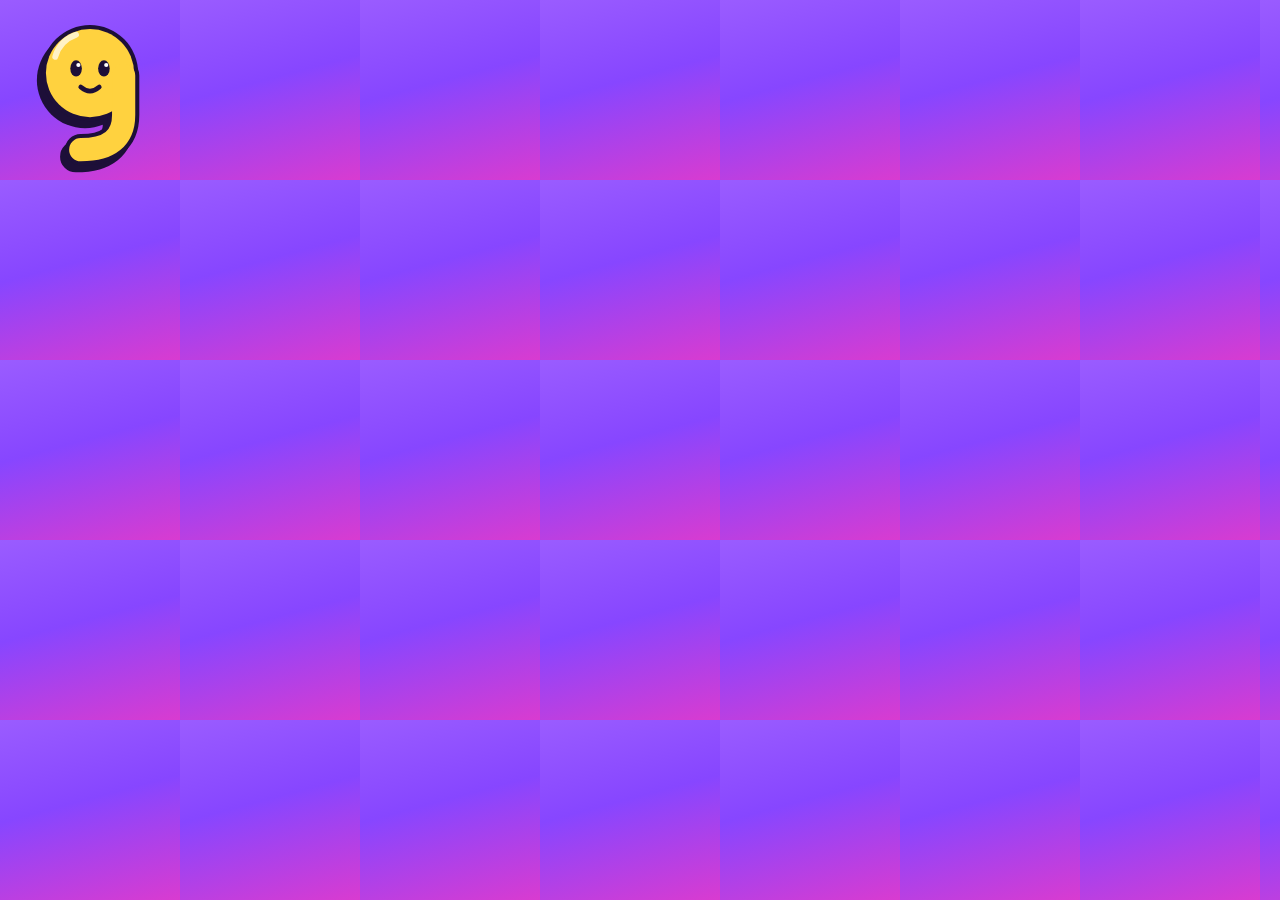
<file: promo/touch-icon.html>
<!DOCTYPE html>
<html lang="en">
<head>
    <meta charset="UTF-8">
    <!-- iOS home-screen icon. Open at 180×180, device scale 1, screenshot as PNG →
         apple-touch-icon.png. iOS rounds the corners itself, so fill the square. -->
    <title>Plus 9 touch icon</title>
    <link rel="stylesheet" href="../styles.css">
    <style>
        html, body { width: 180px; height: 180px; margin: 0; padding: 0; overflow: hidden; }
        body { display: grid; place-items: center; background: var(--bg); }
        .mascot { width: 116px; height: 144px; margin-top: 8px; filter: drop-shadow(-5px 7px 0 var(--ink)); }
    </style>
</head>
<body data-theme="grape">
    <span class="mascot" data-mood="idle"></span>
    <script src="../mascot.js"></script>
    <script>mascot.mount()</script>
</body>
</html>
</file>
<file: styles.css>
/* Fonts are bundled (SIL Open Font License, see fonts/) so the game makes no external requests.
   Baloo 2 is a variable font: one file covers weights 500–700. */
@font-face {
    font-family: 'Ranchers';
    font-style: normal;
    font-weight: 400;
    font-display: swap;
    src: url(fonts/ranchers-latin.woff2) format('woff2');
    unicode-range: U+0000-00FF, U+0131, U+0152-0153, U+02BB-02BC, U+02C6, U+02DA, U+02DC, U+0304, U+0308, U+0329, U+2000-206F, U+20AC, U+2122, U+2191, U+2193, U+2212, U+2215, U+FEFF, U+FFFD;
}
@font-face {
    font-family: 'Ranchers';
    font-style: normal;
    font-weight: 400;
    font-display: swap;
    src: url(fonts/ranchers-latin-ext.woff2) format('woff2');
    unicode-range: U+0100-02BA, U+02BD-02C5, U+02C7-02CC, U+02CE-02D7, U+02DD-02FF, U+0304, U+0308, U+0329, U+1D00-1DBF, U+1E00-1E9F, U+1EF2-1EFF, U+2020, U+20A0-20AB, U+20AD-20C4, U+2113, U+2C60-2C7F, U+A720-A7FF;
}
@font-face {
    font-family: 'Baloo 2';
    font-style: normal;
    font-weight: 500 700;
    font-display: swap;
    src: url(fonts/baloo2-latin.woff2) format('woff2');
    unicode-range: U+0000-00FF, U+0131, U+0152-0153, U+02BB-02BC, U+02C6, U+02DA, U+02DC, U+0304, U+0308, U+0329, U+2000-206F, U+20AC, U+2122, U+2191, U+2193, U+2212, U+2215, U+FEFF, U+FFFD;
}
@font-face {
    font-family: 'Baloo 2';
    font-style: normal;
    font-weight: 500 700;
    font-display: swap;
    src: url(fonts/baloo2-latin-ext.woff2) format('woff2');
    unicode-range: U+0100-02BA, U+02BD-02C5, U+02C7-02CC, U+02CE-02D7, U+02DD-02FF, U+0304, U+0308, U+0329, U+1D00-1DBF, U+1E00-1E9F, U+1EF2-1EFF, U+2020, U+20A0-20AB, U+20AD-20C4, U+2113, U+2C60-2C7F, U+A720-A7FF;
}

:root {
    --tangerine: #ff623a;
    --sky: #37afff;
    --violet: #8746ff;
    --magenta: #ff31cc;
    --ink: #1d0f38;
    --paper: #ffffff;
    --track: #e7e1f3;
    --danger: #ff3b3b;
    --gold: #ffd23f;
    --muted: #5b4d7a;
    --label-font: 'Ranchers', cursive; /* the Shuffle button's type, used for every pill label */
    --label-size: 1.25rem;

    --cell: min(26vw, 17vh, 160px);
    --gap: calc(var(--cell) * 0.1);
}

* { box-sizing: border-box; }

/* screen titles take focus when the screen changes (showScreen); they are not controls, so no ring */
h1[tabindex="-1"]:focus { outline: none; }

html { height: 100%; }

body {
    margin: 0;
    min-height: 100%;
    display: grid;
    place-items: center;
    padding: 16px;
    font-family: 'Baloo 2', system-ui, sans-serif;
    color: var(--paper);
    background: var(--bg) fixed;
    overflow-x: hidden;
}

/* themes: a fixed background per theme (unlocked with stars, see meta.js) */
[data-theme="grape"], .theme-grape { --bg: linear-gradient(165deg, #9a5cff 0%, #8746ff 45%, #d93bd0 100%); }
[data-theme="sunset"], .theme-sunset { --bg: linear-gradient(165deg, #ff8a3a 0%, #ff623a 40%, #ff31cc 100%); }
[data-theme="ocean"], .theme-ocean { --bg: linear-gradient(165deg, #37afff 0%, #3d7dff 50%, #8746ff 100%); }
[data-theme="night"], .theme-night { --bg: linear-gradient(165deg, #2b1760 0%, #1d0f38 55%, #4a1f8c 100%); }
[data-theme="candy"], .theme-candy { --bg: linear-gradient(165deg, #ffb3e1 0%, #ff7ac6 45%, #ffb36b 100%); }
[data-theme="forest"], .theme-forest { --bg: linear-gradient(165deg, #7fd36b 0%, #2f9e5b 50%, #1b6b4a 100%); }
/* space: a deep sky with a few fixed stars */
[data-theme="space"], .theme-space {
    --bg:
        radial-gradient(1.5px 1.5px at 12% 18%, #fff 50%, transparent 51%),
        radial-gradient(1px 1px at 78% 12%, #fff 50%, transparent 51%),
        radial-gradient(1.5px 1.5px at 64% 72%, #fff 50%, transparent 51%),
        radial-gradient(1px 1px at 28% 84%, #fff 50%, transparent 51%),
        radial-gradient(1px 1px at 90% 48%, #fff 50%, transparent 51%),
        radial-gradient(2px 2px at 44% 36%, #ffd23f 50%, transparent 51%),
        linear-gradient(165deg, #1a2a6c 0%, #0f1640 50%, #3b1c71 100%);
}
/* neon: a synthwave sunset */
[data-theme="neon"], .theme-neon { --bg: linear-gradient(180deg, #1b0b3d 0%, #5b1a8f 50%, #ff3d8b 85%, #ff9e3d 100%); }
/* chrome: brushed steel, dark at the top */
[data-theme="chrome"], .theme-chrome { --bg: linear-gradient(180deg, #232a36 0%, #4b5568 45%, #7f8ba1 80%, #a9b4c6 100%); }
/* gears: copper and bronze */
[data-theme="gears"], .theme-gears { --bg: linear-gradient(180deg, #2e1a10 0%, #6a3618 45%, #a5642a 80%, #d39552 100%); }
/* lo-fi: a city dusk, mauve and muted orange over a darker skyline band */
[data-theme="lofi"], .theme-lofi { --bg: linear-gradient(180deg, #2b2240 0%, #5e3f63 40%, #b06a6a 72%, #d99a6c 86%, #3a2a3f 86.5%, #2a1f33 100%); }
/* jazz: a deep blue club with a warm spotlight at the top */
[data-theme="jazz"], .theme-jazz { --bg: radial-gradient(ellipse 60% 35% at 50% 0%, rgba(255, 196, 120, 0.45), transparent 70%), linear-gradient(180deg, #0f1a3a 0%, #142554 55%, #0b1230 100%); }
/* arcade: a neon perspective grid on blue-black */
[data-theme="arcade"], .theme-arcade { --bg: repeating-linear-gradient(90deg, transparent 0 46px, rgba(255, 49, 204, 0.35) 46px 48px), repeating-linear-gradient(180deg, transparent 0 46px, rgba(55, 175, 255, 0.35) 46px 48px), linear-gradient(180deg, #05051a 0%, #120a3a 60%, #2a0d4f 100%); }
/* fiesta: bright colors with fixed confetti */
[data-theme="fiesta"], .theme-fiesta { --bg: radial-gradient(circle at 12% 18%, #ffd23f 0 6px, transparent 7px), radial-gradient(circle at 78% 12%, #37afff 0 5px, transparent 6px), radial-gradient(circle at 62% 70%, #5fe08a 0 6px, transparent 7px), radial-gradient(circle at 25% 82%, #ff31cc 0 5px, transparent 6px), radial-gradient(circle at 90% 55%, #ff623a 0 6px, transparent 7px), linear-gradient(160deg, #ff623a 0%, #ff31cc 45%, #8746ff 100%); }

/* cartoon ink outline used on display type */
.outline {
    font-family: 'Ranchers', cursive;
    color: var(--paper);
    text-shadow: -3px 5px 0 var(--ink), 0 3px 0 var(--ink), 3px 0 0 var(--ink), 0 -3px 0 var(--ink), -3px 0 0 var(--ink);
}

.game {
    display: flex;
    flex-direction: column;
    align-items: center;
    gap: clamp(10px, 2vh, 20px);
}

.title {
    margin: 0;
    font-size: clamp(2.8rem, min(11vw, 9vh), 5.5rem);
    font-weight: 400;
    line-height: 1;
    transform: rotate(-3deg);
}

/* ---------- HUD ---------- */

.hud {
    display: flex;
    flex-wrap: wrap;
    justify-content: center;
    gap: 10px;
}

.hud-item {
    margin: 0;
    display: flex;
    align-items: baseline;
    gap: 8px;
    padding: 2px 14px;
    font-family: var(--label-font);
    font-size: var(--label-size);
    font-weight: 400;
    color: var(--ink);
    background: var(--paper);
    border: 3px solid var(--ink);
    border-radius: 999px;
    box-shadow: -3px 4px 0 var(--ink);
}

/* journey stars in the HUD: solid, ink-outlined, same look as the result sheet */
.hud-star {
    display: inline-block;
    margin-left: 1px;
    font-family: system-ui, sans-serif;
    font-size: 1.15em;
    line-height: 1;
    color: #e2dcef;
    text-shadow: 0 1.5px 0 var(--ink), 1.5px 0 0 var(--ink), -1.5px 0 0 var(--ink), 0 -1.5px 0 var(--ink);
}
.hud-star.is-on { color: var(--gold); }

.hud-value {
    font-family: 'Ranchers', cursive;
    color: var(--violet);
    font-size: 1.6rem;
    line-height: 1;
    min-width: 1.2ch;
    display: inline-block;
}

/* ---------- screens ---------- */

.screen {
    display: flex;
    flex-direction: column;
    align-items: center;
    gap: clamp(10px, 2vh, 18px);
    width: min(100%, 460px);
}
.screen[hidden] { display: none; }

/* a row of icon buttons with a title in the middle (game and map screens) */
.bar {
    display: grid;
    grid-template-columns: 44px 1fr 44px 44px;
    align-items: center;
    gap: 10px;
    width: 100%;
}
.map .bar { grid-template-columns: 44px 1fr auto; }

.bar-title {
    margin: 0;
    font-size: 1.9rem;
    font-weight: 400;
    line-height: 1;
    text-align: center;
    white-space: nowrap;
}

.icon-btn svg { fill: none; }
.home-btn svg, .pause-btn svg { stroke-width: 2.8; }

/* ---------- home ---------- */

.home-top {
    display: grid;
    grid-template-columns: 44px 1fr 44px;
    align-items: center;
    gap: 12px;
    width: 100%;
}
.home-top .title { text-align: center; }

.journey-card, .mode-card {
    font: inherit;
    color: var(--ink);
    background: var(--paper);
    border: 4px solid var(--ink);
    box-shadow: -4px 6px 0 var(--ink);
    cursor: pointer;
}
.journey-card:active, .mode-card:active { transform: translate(-2px, 3px); box-shadow: -2px 3px 0 var(--ink); }
.journey-card:focus-visible, .mode-card:focus-visible { outline: 3px solid var(--paper); outline-offset: 3px; }

/* the main way in: big, gold, the only element that gets this much weight */
.journey-card {
    display: grid;
    grid-template-columns: 1fr auto;
    grid-template-areas: "title stars" "sub stars";
    align-items: center;
    width: 100%;
    padding: 12px 20px;
    text-align: left;
    background: var(--gold);
    border-radius: 26px;
}
.card-title { grid-area: title; font-size: 2.3rem; line-height: 1; }
.card-sub { grid-area: sub; font-family: var(--label-font); font-size: 1.2rem; }
.card-stars {
    grid-area: stars;
    font-family: var(--label-font);
    font-size: 1.6rem;
    padding: 4px 14px;
    background: var(--paper);
    border: 3px solid var(--ink);
    border-radius: 999px;
}

.mode-cards {
    display: grid;
    grid-template-columns: repeat(3, 1fr);
    gap: 10px;
    width: 100%;
}

.mode-card {
    position: relative;
    display: flex;
    flex-direction: column;
    align-items: center;
    gap: 2px;
    padding: 10px 6px;
    border-radius: 20px;
}
.mode-name { font-family: var(--label-font); font-size: clamp(1rem, 4.6vw, var(--label-size)); line-height: 1.1; white-space: nowrap; }
.mode-info { font-size: 0.85rem; font-weight: 700; color: var(--muted); line-height: 1.2; }

/* gold dot: today's daily hasn't been played */
.mode-card.is-new::after {
    content: '';
    position: absolute;
    top: -6px;
    right: -6px;
    width: 18px;
    height: 18px;
    background: var(--gold);
    border: 3px solid var(--ink);
    border-radius: 50%;
}

/* gold dot: something unlocked since Customize was last opened */
.customize-card.is-new::after {
    content: '';
    position: absolute;
    top: -6px;
    right: -6px;
    width: 18px;
    height: 18px;
    background: var(--gold);
    border: 3px solid var(--ink);
    border-radius: 50%;
}

.panel {
    width: 100%;
    padding: 10px 16px 12px;
    color: var(--ink);
    background: rgba(255, 255, 255, 0.92);
    border: 3px solid var(--ink);
    border-radius: 20px;
}
.panel-title { margin: 0 0 6px; font-family: var(--label-font); font-size: 1.15rem; font-weight: 400; }

.mission-list { margin: 0; padding: 0; list-style: none; display: grid; gap: 6px; }
.mission {
    display: grid;
    grid-template-columns: 1fr 3.2em 64px; /* text, count (fixed width so every bar lines up), bar */
    align-items: center;
    gap: 10px;
    font-size: 0.95rem;
    font-weight: 700;
    line-height: 1.2;
}
.mission-bar { height: 10px; background: var(--track); border: 2px solid var(--ink); border-radius: 99px; overflow: hidden; }
.mission-bar span { display: block; height: 100%; background: var(--violet); }
.mission-count { font-family: var(--label-font); font-weight: 400; text-align: right; white-space: nowrap; }
.mission.is-done .mission-text { color: var(--muted); text-decoration: line-through; }
.mission.is-done .mission-bar span { background: var(--gold); }
.mission.is-done .mission-count { color: #c99700; font-size: 1.2rem; }

.theme-list { display: flex; flex-wrap: wrap; gap: 8px; }
.theme-chip {
    display: flex;
    align-items: center;
    gap: 6px;
    padding: 3px 12px 3px 4px;
    font-family: var(--label-font);
    font-size: 1rem;
    color: var(--ink);
    background: var(--paper);
    border: 3px solid var(--ink);
    border-radius: 999px;
    cursor: pointer;
}
.theme-chip[aria-pressed="true"] { background: var(--gold); }
.theme-chip:disabled { cursor: default; opacity: 0.55; }
.theme-chip:focus-visible { outline: 3px solid var(--violet); outline-offset: 2px; }
.theme-swatch { width: 22px; height: 22px; background: var(--bg); border: 2px solid var(--ink); border-radius: 50%; }

/* customize card on home: Nine as dressed, and the current theme */
.customize-card {
    display: grid;
    position: relative;
    grid-template-columns: 48px 1fr 34px;
    align-items: center;
    gap: 12px;
    width: 100%;
    padding: 8px 16px;
    font: inherit;
    text-align: left;
    color: var(--ink);
    background: rgba(255, 255, 255, 0.92);
    border: 3px solid var(--ink);
    border-radius: 20px;
    box-shadow: -3px 4px 0 var(--ink);
    cursor: pointer;
}
.customize-card:active { transform: translate(-2px, 3px); box-shadow: -1px 2px 0 var(--ink); }
.customize-card:focus-visible { outline: 3px solid var(--paper); outline-offset: 3px; }
.mascot-card { width: 44px; height: 54px; margin-top: 6px; }
.customize-text { display: grid; }
.customize-title { font-family: var(--label-font); font-size: 1.25rem; }
.customize-sub { font-size: 0.9rem; font-weight: 700; color: var(--muted); }
.customize-swatch { width: 30px; height: 30px; }

/* customize sheet */
.style { width: min(460px, calc(100vw - 32px)); }
.mascot-style { width: 84px; height: 104px; margin: 46px auto 4px; } /* room for a hat */
.sheet-subtitle { margin: 14px 0 8px; font-family: var(--label-font); font-size: 1.2rem; font-weight: 400; text-align: left; }
.style .theme-list { margin-bottom: 18px; }

.wardrobe { display: grid; grid-template-columns: repeat(auto-fill, minmax(84px, 1fr)); gap: 8px; }
.wear-chip {
    display: grid;
    justify-items: center;
    gap: 2px;
    padding: 20px 4px 6px;
    font: inherit;
    color: var(--ink);
    background: var(--paper);
    border: 3px solid var(--ink);
    border-radius: 16px;
    cursor: pointer;
}
.wear-chip[aria-pressed="true"] { background: #fff1c2; box-shadow: inset 0 0 0 3px var(--gold); }
.wear-chip:disabled { cursor: default; background: var(--track); }
.wear-chip:disabled .wear-art { filter: grayscale(1) brightness(0.55); opacity: 0.45; }
.wear-chip:focus-visible { outline: 3px solid var(--violet); outline-offset: 2px; }
.wear-art { width: 40px; height: 50px; }
.wear-name { font-size: 0.8rem; font-weight: 700; line-height: 1.15; text-align: center; }
.wear-chip:disabled .wear-name { color: var(--muted); }

/* Nine's colors (meta.NINE_COLORS): body[data-nine] sets --nine, which every Nine fills with;
   chrome and rainbow are SVG gradients (#nine-chrome, #nine-rainbow in index.html). A swatch
   (.nine-<id>) shows the same color. */
[data-nine="mint"] { --nine: #5fe08a; }
[data-nine="sky"] { --nine: #6ec6ff; }
[data-nine="coral"] { --nine: #ff8a73; }
[data-nine="violet"] { --nine: #b48cff; }
[data-nine="chrome"] { --nine: url(#nine-chrome); }
[data-nine="rainbow"] { --nine: url(#nine-rainbow); }
.nine-colors { display: flex; flex-wrap: wrap; justify-content: center; gap: 10px 12px; margin-bottom: 14px; }
.color-chip {
    display: grid;
    justify-items: center;
    gap: 3px;
    min-width: 52px;
    padding: 2px;
    font-family: var(--label-font);
    font-size: 0.85rem;
    color: var(--ink);
    background: none;
    border: 0;
    cursor: pointer;
}
.color-chip:disabled { cursor: default; }
.color-chip:focus-visible { outline: 3px solid var(--violet); outline-offset: 2px; border-radius: 12px; }
.nine-swatch { width: 38px; height: 38px; border: 3px solid var(--ink); border-radius: 50%; box-shadow: -2px 3px 0 var(--ink); }
.color-chip[aria-pressed="true"] .nine-swatch { outline: 3px solid var(--ink); outline-offset: 3px; box-shadow: 0 0 0 3px var(--gold), -2px 3px 0 var(--ink); }
.color-chip:disabled .nine-swatch { filter: grayscale(1); opacity: 0.5; }
.nine-gold { background: var(--gold); }
.nine-mint { background: #5fe08a; }
.nine-sky { background: #6ec6ff; }
.nine-coral { background: #ff8a73; }
.nine-violet { background: #b48cff; }
.nine-chrome { background: linear-gradient(135deg, #f6f8fb 0%, #c8cfda 42%, #eef2f6 52%, #a9b2c1 100%); }
.nine-rainbow { background: linear-gradient(135deg, #ff623a, #ffd23f, #5fe08a, #37afff, #8746ff, #ff31cc); }

/* world complete: Nine in its new item, and what comes next */
.over-prize { display: grid; grid-template-columns: 64px 1fr; align-items: center; gap: 12px; margin: 0 0 16px; padding: 10px 14px; text-align: left; background: #fff1c2; border-radius: 16px; }
.over-prize[hidden] { display: none; }
.mascot-prize { width: 56px; height: 70px; margin-top: 10px; }
.over-prize-text { margin: 0; font-weight: 700; line-height: 1.3; }

/* ---------- journey map ---------- */

.map { height: calc(100vh - 32px); max-height: 900px; }
.stars-pill {
    margin: 0;
    padding: 2px 14px;
    font-family: var(--label-font);
    font-size: var(--label-size);
    color: var(--ink);
    background: var(--gold);
    border: 3px solid var(--ink);
    border-radius: 999px;
    box-shadow: -3px 4px 0 var(--ink);
}

.route {
    flex: 1;
    width: 100%;
    margin: 0;
    padding: 12px 0 24px;
    list-style: none;
    overflow-y: auto;
    scrollbar-width: none;
    display: flex;
    flex-direction: column;
    align-items: center;
    gap: 6px;
}
.route::-webkit-scrollbar { display: none; }

/* soft edges: the route fades out at the top and bottom instead of being cut off;
   the extra padding lets the first and last levels scroll clear of the fade */
.route {
    padding-top: 56px;
    padding-bottom: 64px;
    --fade: 56px;
    -webkit-mask-image: linear-gradient(to bottom, transparent 0, #000 var(--fade), #000 calc(100% - var(--fade)), transparent 100%);
    mask-image: linear-gradient(to bottom, transparent 0, #000 var(--fade), #000 calc(100% - var(--fade)), transparent 100%);
}

.stop {
    position: relative;
    display: flex;
    flex-direction: column;
    align-items: center;
    transform: translateX(var(--x));
}
/* the road between stops, drawn by drawRoad() under the nodes */
.route { position: relative; }
.road { position: absolute; top: 0; left: 0; z-index: 0; pointer-events: none; overflow: visible; }
.road path { fill: none; stroke-linecap: round; }
.road-todo { stroke: rgba(29, 15, 56, 0.4); stroke-width: 5; stroke-dasharray: 2 12; }
.road-casing { stroke: var(--ink); stroke-width: 17; }
.road-done { stroke: url(#rainbow); stroke-width: 10; }
.stop { z-index: 1; }

.node {
    display: grid;
    place-items: center;
    width: 64px;
    height: 64px;
    padding: 0;
    font-family: var(--label-font);
    font-size: 1.7rem;
    color: var(--ink);
    background: var(--paper);
    border: 4px solid var(--ink);
    border-radius: 50%;
    box-shadow: -3px 5px 0 var(--ink);
    cursor: pointer;
}
.node .outline { --o: 2px; }
.node.is-done { background: var(--violet); }
.node.is-current { width: 76px; height: 76px; background: var(--gold); box-shadow: 0 0 0 5px var(--paper), -3px 5px 0 5px var(--ink); }
.node:disabled { cursor: default; color: var(--muted); background: #cfc6e4; box-shadow: none; }
.node svg { width: 26px; height: 26px; fill: none; stroke: var(--muted); stroke-width: 2.6; stroke-linejoin: round; }
.node:focus-visible { outline: 3px solid var(--paper); outline-offset: 4px; }

/* a world's last level: bigger, with a crown */
.node.is-boss { position: relative; width: 74px; height: 74px; }
.node.is-boss.is-current { width: 84px; height: 84px; }
.boss-crown {
    position: absolute;
    top: -22px;
    left: 50%;
    font-size: 1.6rem;
    line-height: 1;
    color: var(--gold);
    text-shadow: 0 2px 0 var(--ink), 2px 0 0 var(--ink), -2px 0 0 var(--ink), 0 -2px 0 var(--ink);
    transform: translateX(-50%) rotate(-8deg);
}

/* where a world begins: a ticket in the world's colours */
.world-banner {
    position: relative;
    z-index: 1;
    margin: 18px 0 8px;
    padding: 6px 18px;
    font-family: var(--label-font);
    font-size: 1.15rem;
    color: var(--paper);
    text-shadow: -1px 2px 0 var(--ink);
    background: var(--bg);
    border: 3px solid var(--ink);
    border-radius: 999px;
    box-shadow: -3px 4px 0 var(--ink);
}
.world-banner.is-locked { filter: grayscale(0.7) brightness(0.85); }
.node-stars { min-height: 1.3em; font-size: 1.05rem; letter-spacing: 0.05em; color: var(--gold); text-shadow: 0 1px 0 var(--ink), 1px 0 0 var(--ink), -1px 0 0 var(--ink), 0 -1px 0 var(--ink); }

/* ---------- coach tips and toasts ---------- */

.coach {
    margin: 0;
    max-width: 34ch;
    padding: 8px 16px;
    font-weight: 700;
    line-height: 1.3;
    text-align: center;
    color: var(--ink);
    background: var(--paper);
    border: 3px solid var(--ink);
    border-radius: 18px;
    box-shadow: -3px 4px 0 var(--ink);
}
.coach[hidden] { display: none; }

/* suggested tile in the tutorial: a steady gold ring, no looping motion */
.tile.hint { box-shadow: 0 0 0 6px var(--gold), -4px 6px 0 6px var(--ink); }

/* home tour (app.js TOUR): a coach bubble from Nine beside the part it points at, which gets
   the same gold ring. app.js places it (left/top) below the parts, or above when there is no room. */
.tour {
    position: fixed;
    inset: auto;
    margin: 0;
    width: min(340px, calc(100vw - 32px));
    max-width: none;
    padding: 12px 14px 12px;
    overflow: visible;
    color: var(--ink);
    background: var(--paper);
    border: 3px solid var(--ink);
    border-radius: 18px;
    box-shadow: -3px 4px 0 var(--ink);
}
.tour::backdrop { background: transparent; } /* the parts stay in view, ringed */
/* the arrow: a square turned on the edge facing the parts (data-side: where the bubble is),
   --arrow along that edge */
.tour::before {
    content: '';
    position: absolute;
    top: -10px;
    left: calc(var(--arrow, 50%) - 9px);
    width: 16px;
    height: 16px;
    background: var(--paper);
    border: solid var(--ink);
    border-width: 3px 0 0 3px;
    transform: rotate(45deg);
}
.tour[data-side="above"]::before { top: auto; bottom: -10px; transform: rotate(225deg); }
.tour[data-side="left"]::before { top: calc(var(--arrow) - 9px); left: auto; right: -10px; transform: rotate(135deg); }
.tour[data-side="right"]::before { top: calc(var(--arrow) - 9px); left: -10px; transform: rotate(-45deg); }
.tour-body { display: flex; align-items: center; gap: 12px; }
.mascot-tour { width: 40px; height: 50px; }
.mascot-tour.has-hat { margin-top: 16px; }
.tour-text { margin: 0; font-weight: 700; line-height: 1.3; text-align: left; }
.tour-actions { display: flex; align-items: center; justify-content: flex-end; gap: 10px; margin-top: 10px; }
.tour-count { margin-right: auto; font-weight: 700; color: var(--muted); }
.tour .btn { font-size: 1.15rem; padding: 3px 18px; }
.tour-target { outline: 5px solid var(--gold); outline-offset: 4px; }

.toast {
    position: fixed;
    inset: 12px auto auto 50%; /* also undoes the popover's centring */
    overflow: visible;
    z-index: 30;
    width: max-content;
    max-width: calc(100vw - 32px);
    margin: 0;
    padding: 8px 18px;
    font-weight: 700;
    color: var(--ink);
    background: var(--gold);
    border: 3px solid var(--ink);
    border-radius: 999px;
    box-shadow: -3px 4px 0 var(--ink);
    transform: translateX(-50%);
}
.toast[hidden] { display: none; }
.toast.pop-in { animation: toast-in 260ms cubic-bezier(.3, 1.6, .5, 1); }
@keyframes toast-in { from { transform: translate(-50%, -20px) scale(0.8); opacity: 0; } }

/* ---------- board ---------- */

.board {
    display: grid;
    grid-template-columns: repeat(3, var(--cell));
    grid-template-rows: repeat(3, var(--cell));
    gap: var(--gap);
    touch-action: none;
}

.tile {
    --tile: var(--violet);
    appearance: none;
    padding: 0;
    font-family: 'Ranchers', cursive;
    font-size: calc(var(--cell) * 0.5);
    line-height: 1;
    color: var(--tile);
    background: var(--paper);
    border: 4px solid var(--ink);
    border-radius: 50%;
    box-shadow: -4px 6px 0 var(--ink);
    --o: calc(var(--cell) * 0.028); /* outline thickness, see the round outline rule */
    cursor: grab;
    user-select: none;
    -webkit-user-select: none;
    -webkit-tap-highlight-color: transparent;
    transition: transform 120ms ease, box-shadow 120ms ease;
}

.tile.is-wide { font-size: calc(var(--cell) * 0.4); letter-spacing: -0.04em; }

.tile:hover { transform: translate(1px, -2px); box-shadow: -5px 8px 0 var(--ink); }
.tile:active { transform: translate(-2px, 3px); box-shadow: -2px 3px 0 var(--ink); }
.tile:focus-visible { outline: 4px solid var(--paper); outline-offset: 4px; }

/* the tile being dragged leaves an empty slot: only its floating copy is visible */
.tile.lifted { opacity: 0; transform: none; }

/* .tile.ghost, not .ghost: `.tile { position: relative }` (for the ×2 / ice badges) comes
   later in this file and would otherwise drop the floating copy into the page flow */
.tile.ghost {
    position: fixed;
    margin: 0;
    z-index: 10;
    pointer-events: none;
    cursor: grabbing;
    box-shadow: -8px 14px 0 var(--ink);
    transition: none;
    will-change: transform; /* its own layer: moving it repaints nothing else */
}
/* letting go: the copy slides into the well, or back to its place */
.tile.ghost.is-dropping { transition: transform 140ms ease-in, opacity 140ms ease-in; opacity: 0; }
.tile.ghost.is-returning { transition: transform 320ms cubic-bezier(.22, 1, .36, 1), box-shadow 320ms cubic-bezier(.22, 1, .36, 1); box-shadow: -4px 6px 0 var(--ink); }

.pop-in { animation: pop-in 260ms cubic-bezier(.3, 1.6, .5, 1); }

@keyframes pop-in {
    from { transform: scale(0.4); }
    to { transform: scale(1); }
}

/* Round outline for numbers. -webkit-text-stroke draws mitred (spiky) corners and
   CSS can't change its line join, so the outline is 16 unblurred shadows on a circle
   of radius --o instead. */
.tile, .next-tile, .mini-tile, .lu-new {
    text-shadow:
        var(--o) 0 0 var(--ink),
        calc(var(--o) * 0.924) calc(var(--o) * 0.383) 0 var(--ink),
        calc(var(--o) * 0.707) calc(var(--o) * 0.707) 0 var(--ink),
        calc(var(--o) * 0.383) calc(var(--o) * 0.924) 0 var(--ink),
        0 var(--o) 0 var(--ink),
        calc(var(--o) * -0.383) calc(var(--o) * 0.924) 0 var(--ink),
        calc(var(--o) * -0.707) calc(var(--o) * 0.707) 0 var(--ink),
        calc(var(--o) * -0.924) calc(var(--o) * 0.383) 0 var(--ink),
        calc(var(--o) * -1) 0 0 var(--ink),
        calc(var(--o) * -0.924) calc(var(--o) * -0.383) 0 var(--ink),
        calc(var(--o) * -0.707) calc(var(--o) * -0.707) 0 var(--ink),
        calc(var(--o) * -0.383) calc(var(--o) * -0.924) 0 var(--ink),
        0 calc(var(--o) * -1) 0 var(--ink),
        calc(var(--o) * 0.383) calc(var(--o) * -0.924) 0 var(--ink),
        calc(var(--o) * 0.707) calc(var(--o) * -0.707) 0 var(--ink),
        calc(var(--o) * 0.924) calc(var(--o) * -0.383) 0 var(--ink);
}

/* ---------- the well ---------- */

.well {
    position: relative;
    display: grid;
    place-items: center;
    background: var(--ink);
    border-radius: 50%;
    transition: transform 150ms ease;
}

.well.is-target { transform: scale(1.08); }

.ring {
    position: absolute;
    inset: 0;
    width: 100%;
    height: 100%;
}

.seg {
    fill: none;
    stroke: #3a2a5c;
    stroke-width: 9;
    stroke-linecap: butt;
    transition: stroke 200ms ease;
}

.well-sum {
    grid-area: 1 / 1;
    font-size: calc(var(--cell) * 0.42);
    line-height: 1;
    margin-top: -0.15em;
}

.well-label {
    grid-area: 1 / 1;
    align-self: end;
    margin-bottom: 15%;
    font-family: var(--label-font);
    font-size: calc(var(--cell) * 0.13);
    font-weight: 400;
    max-width: 72%;
    text-align: center;
    line-height: 1.1;
    white-space: nowrap;
    color: var(--paper);
}

/* empty well: the target itself is the big number, in gold, with "Make" above it */
.well.is-empty .well-sum {
    color: var(--gold);
    margin-top: 0.12em;
}

.well.is-empty .well-label {
    align-self: start;
    margin: 15% 0 0;
    font-size: calc(var(--cell) * 0.13);
}

.target-pop { animation: target-pop 700ms cubic-bezier(.3, 1.6, .5, 1); }
@keyframes target-pop {
    0% { transform: scale(0.5); box-shadow: 0 0 0 0 var(--gold); }
    40% { transform: scale(1.25) rotate(-6deg); box-shadow: 0 0 0 12px var(--gold); }
    100% { transform: scale(1); box-shadow: 0 0 0 0 transparent; }
}

.seg.intro { animation: seg-in 500ms ease both; }
@keyframes seg-in {
    0% { stroke: #3a2a5c; }
    40% { stroke: var(--gold); }
}

/* ---------- level-up card ---------- */

.board { position: relative; }

.levelup {
    position: absolute;
    inset: 12% 4%;
    z-index: 5;
    display: flex;
    flex-direction: column;
    align-items: center;
    justify-content: center;
    gap: 2px;
    text-align: center;
    color: var(--ink);
    background: var(--paper);
    border: 5px solid var(--ink);
    border-radius: 32px;
    box-shadow: -8px 12px 0 var(--ink);
    transform: rotate(-3deg);
    pointer-events: none;
}
.levelup[hidden] { display: none; }
.levelup p { margin: 0; }

.levelup-title {
    font-size: calc(var(--cell) * 0.4);
    line-height: 1;
    color: var(--violet);
}

.levelup-target {
    display: flex;
    align-items: center;
    gap: calc(var(--cell) * 0.12);
    font-family: 'Ranchers', cursive;
    line-height: 1;
}

.lu-old {
    position: relative;
    font-size: calc(var(--cell) * 0.45);
    color: #b9b0cc;
}
/* hand-drawn strike through the old target */
.lu-old::after {
    content: '';
    position: absolute;
    left: -12%;
    right: -12%;
    top: 50%;
    height: 0.09em;
    background: var(--danger);
    border-radius: 99px;
    transform: rotate(-14deg) scaleX(0);
    animation: strike 250ms 450ms ease-out forwards;
}

.lu-arrow { font-size: calc(var(--cell) * 0.32); color: var(--ink); }

.lu-new {
    font-size: calc(var(--cell) * 0.85);
    color: var(--gold);
    --o: calc(var(--cell) * 0.03);
    animation: new-target 600ms 650ms cubic-bezier(.3, 1.8, .5, 1) both;
}

.levelup-note {
    font-size: calc(var(--cell) * 0.12);
    font-weight: 700;
    color: var(--muted);
}

.levelup.is-showing { animation: card-in 420ms cubic-bezier(.3, 1.5, .5, 1) both, card-out 220ms 1480ms ease-in forwards; }

@keyframes card-in {
    from { opacity: 0; transform: scale(0.3) rotate(-14deg); }
    to { opacity: 1; transform: scale(1) rotate(-3deg); }
}
@keyframes card-out {
    to { opacity: 0; transform: scale(1.1) rotate(-3deg); }
}
@keyframes strike {
    to { transform: rotate(-14deg) scaleX(1); }
}
@keyframes new-target {
    from { opacity: 0; transform: scale(0.2) rotate(20deg); }
    to { opacity: 1; transform: scale(1) rotate(0); }
}

.well.is-stuck { box-shadow: 0 0 0 5px var(--paper); }

.well.is-over .seg.on { stroke: var(--danger) !important; }

.match { animation: match 450ms ease; }
@keyframes match {
    0% { transform: scale(1); }
    35% { transform: scale(1.18) rotate(-6deg); box-shadow: 0 0 0 10px var(--paper); }
    100% { transform: scale(1); box-shadow: 0 0 0 0 transparent; }
}

.shake { animation: shake 400ms ease; }
@keyframes shake {
    20% { transform: translateX(-8px) rotate(-4deg); }
    40% { transform: translateX(7px) rotate(3deg); }
    60% { transform: translateX(-5px) rotate(-2deg); }
    80% { transform: translateX(3px); }
}

.bump { animation: bump 300ms ease; }
@keyframes bump {
    40% { transform: scale(1.45) rotate(-8deg); }
}

/* ---------- next tile, clock, shuffle ---------- */

.actions {
    display: flex;
    align-items: center;
    gap: 10px;
}

.next, .clock {
    margin: 0;
    display: flex;
    align-items: center;
    gap: 8px;
    padding: 2px 6px 2px 14px;
    font-family: var(--label-font);
    font-size: var(--label-size);
    font-weight: 400;
    color: var(--ink);
    background: var(--paper);
    border: 3px solid var(--ink);
    border-radius: 999px;
    box-shadow: -3px 4px 0 var(--ink);
}

.next-tile {
    --tile: var(--violet);
    position: relative;
    display: grid;
    place-items: center;
    width: 2.1rem;
    height: 2.1rem;
    font-family: 'Ranchers', cursive;
    font-size: 1.25rem;
    color: var(--tile);
    --o: 2px;
    border: 2px solid var(--ink);
    border-radius: 50%;
}

.clock { padding: 2px 14px; }
.clock[hidden] { display: none; }
.clock span {
    font-family: 'Ranchers', cursive;
    font-size: 1.5rem;
    line-height: 1.4;
    min-width: 3ch;
    text-align: center;
    font-variant-numeric: tabular-nums;
}
.clock.is-low { color: var(--paper); background: var(--danger); }

.shuffle {
    display: flex;
    align-items: center;
    gap: 8px;
    font: inherit;
    font-family: var(--label-font);
    font-size: var(--label-size);
    padding: 2px 6px 2px 16px;
    color: var(--paper);
    background: var(--violet);
    border: 3px solid var(--ink);
    border-radius: 999px;
    box-shadow: -3px 4px 0 var(--ink);
    cursor: pointer;
}

.shuffle-badge {
    display: grid;
    place-items: center;
    min-width: 2.1rem;
    height: 2.1rem;
    padding: 0 6px;
    color: var(--ink);
    background: var(--paper);
    border: 2px solid var(--ink);
    border-radius: 999px;
}

/* paid shuffle: the badge shows the price in points */
.shuffle-badge.is-cost {
    font-size: 1.05rem;
    background: var(--gold);
}

.shuffle:active:not(:disabled) { transform: translate(-2px, 3px); box-shadow: -1px 2px 0 var(--ink); }
.shuffle:focus-visible { outline: 3px solid var(--paper); outline-offset: 3px; }
.shuffle:disabled { cursor: not-allowed; background: #9a8fb3; }

/* bank: end the game and keep the points (offered only when stuck with no free shuffle) */
.bank {
    display: flex;
    align-items: center;
    gap: 8px;
    font-family: var(--label-font);
    font-size: var(--label-size);
    padding: 2px 6px 2px 16px;
    color: var(--ink);
    background: var(--gold);
    border: 3px solid var(--ink);
    border-radius: 999px;
    box-shadow: -3px 4px 0 var(--ink);
    cursor: pointer;
}

.bank-badge {
    display: grid;
    place-items: center;
    min-width: 2.1rem;
    height: 2.1rem;
    padding: 0 6px;
    background: var(--paper);
    border: 2px solid var(--ink);
    border-radius: 999px;
}

.bank:active { transform: translate(-2px, 3px); box-shadow: -1px 2px 0 var(--ink); }
.bank:focus-visible { outline: 3px solid var(--paper); outline-offset: 3px; }

/* rewarded ad: optional, beside or after the standard choices, never larger and never green */
.reward {
    display: flex;
    align-items: center;
    gap: 6px;
    font-family: var(--label-font);
    font-size: var(--label-size);
    padding: 2px 14px;
    color: var(--ink);
    background: var(--paper);
    border: 3px solid var(--ink);
    border-radius: 999px;
    box-shadow: -3px 4px 0 var(--ink);
    cursor: pointer;
}
.reward:active:not(:disabled) { transform: translate(-2px, 3px); box-shadow: -1px 2px 0 var(--ink); }
.reward:focus-visible { outline: 3px solid var(--paper); outline-offset: 3px; }
.reward:disabled { cursor: wait; opacity: 0.6; }

/* Classic: the tiles after Next, smaller and in order */
.next-queue { display: flex; align-items: center; gap: 4px; margin-left: -2px; }
.next-tile.is-later {
    width: 1.6rem;
    height: 1.6rem;
    font-size: 0.95rem;
    --o: 1.5px;
    border-width: 1.5px;
    opacity: 0.85;
}

/* ---------- Classic streak: multiplier, pips and the pot ---------- */

/* the streak row takes a line in portrait: the board gives up a little height for it */
.game.has-streak { --cell: min(26vw, 13.5vh, 150px); }

.streak {
    display: flex;
    align-items: center;
    justify-content: center;
    gap: 10px;
}
/* in portrait the streak is a row of its own above Next and Shuffle */
.actions:has(> .streak:not([hidden])) { flex-wrap: wrap; justify-content: center; }
.actions > .streak { flex-basis: 100%; order: -1; }

.pot {
    margin: 0;
    display: flex;
    align-items: center;
    gap: 8px;
    padding: 2px 12px 2px 14px;
    font-family: var(--label-font);
    font-size: var(--label-size);
    color: var(--ink);
    background: var(--paper);
    border: 3px solid var(--ink);
    border-radius: 999px;
    box-shadow: -3px 4px 0 var(--ink);
}

.pot-mult {
    min-width: 2ch;
    font-size: 1.5rem;
    line-height: 1.3;
    color: var(--violet);
}

.pot-pips { display: flex; gap: 4px; }
.pip {
    width: 10px;
    height: 10px;
    background: var(--track);
    border: 2px solid var(--ink);
    border-radius: 50%;
}
.pip.is-on { background: var(--gold); }
/* the streak at its top multiplier: the pill turns gold */
.streak.is-max .pot { background: var(--gold); }
.streak.is-max .pot-mult { color: var(--ink); }
.streak.is-max .pip.is-on { background: var(--ink); }

/* cash in: gold like Bank (it keeps points); greyed while there is nothing to take */
.cash {
    display: flex;
    align-items: center;
    gap: 8px;
    font-family: var(--label-font);
    font-size: var(--label-size);
    padding: 2px 6px 2px 16px;
    color: var(--ink);
    background: var(--gold);
    border: 3px solid var(--ink);
    border-radius: 999px;
    box-shadow: -3px 4px 0 var(--ink);
    cursor: pointer;
}
.cash-badge {
    display: grid;
    place-items: center;
    min-width: 2.1rem;
    height: 2.1rem;
    padding: 0 6px;
    background: var(--paper);
    border: 2px solid var(--ink);
    border-radius: 999px;
}
.cash:active:not(:disabled) { transform: translate(-2px, 3px); box-shadow: -1px 2px 0 var(--ink); }
.cash:focus-visible { outline: 3px solid var(--paper); outline-offset: 3px; }
.cash:disabled { cursor: not-allowed; background: #c9c0dc; }

/* these pills set display, which would otherwise override the hidden attribute */
.next[hidden], .bank[hidden], .reward[hidden], .bank-badge[hidden], .streak[hidden], .next-queue[hidden] { display: none; }

/* while a portal ad plays, the game takes no input */
body.is-ad .game { pointer-events: none; }

/* local ?testads mode only */
.test-ad {
    position: fixed;
    inset: 0;
    z-index: 100;
    display: grid;
    place-items: center;
    font-family: var(--label-font);
    font-size: 3rem;
    color: var(--paper);
    background: rgba(0, 0, 0, 0.85);
}

.nudge { animation: nudge 900ms ease-in-out infinite; }
@keyframes nudge {
    50% { transform: scale(1.12) rotate(-3deg); }
}

/* points / time bonus that rise from where they were earned */
.float {
    position: fixed;
    z-index: 20;
    pointer-events: none;
    font-size: 2.2rem;
    transform: translate(-50%, -50%);
    animation: float 800ms ease-out forwards;
}
.float.is-cost { color: var(--gold); font-size: 1.8rem; }
@keyframes float {
    from { opacity: 1; transform: translate(-50%, -20%) scale(0.6); }
    30% { transform: translate(-50%, -80%) scale(1.15); }
    to { opacity: 0; transform: translate(-50%, -160%) scale(1); }
}

/* ---------- header buttons ---------- */


.icon-btn {
    display: grid;
    place-items: center;
    width: 44px;
    height: 44px;
    padding: 0;
    font-family: 'Ranchers', cursive;
    font-size: 1.6rem;
    color: var(--ink);
    background: var(--paper);
    border: 3px solid var(--ink);
    border-radius: 50%;
    box-shadow: -3px 4px 0 var(--ink);
    cursor: pointer;
}
.icon-btn:active { transform: translate(-2px, 3px); box-shadow: -1px 2px 0 var(--ink); }
.icon-btn:focus-visible { outline: 3px solid var(--paper); outline-offset: 3px; }

.icon-btn svg {
    width: 24px;
    height: 24px;
    fill: none;
    stroke: var(--ink);
    stroke-width: 2.4;
    stroke-linecap: round;
    stroke-linejoin: round;
}
.icon-btn .speaker { fill: var(--ink); }
.icon-btn .cross { display: none; stroke: var(--danger); }
.icon-btn[aria-pressed="false"] .waves { display: none; }
.icon-btn[aria-pressed="false"] .cross { display: inline; }

/* ---------- dialogs ---------- */

.sheet {
    width: min(360px, calc(100vw - 32px));
    max-height: calc(100vh - 32px);
    padding: 28px 24px 24px;
    text-align: center;
    color: var(--ink);
    background: var(--paper);
    border: 4px solid var(--ink);
    border-radius: 28px;
    box-shadow: -6px 10px 0 var(--ink);
}

/* sheets still scroll on short screens, but without a visible scrollbar */
.sheet { scrollbar-width: none; }
.sheet::-webkit-scrollbar { display: none; }

.sheet::backdrop { background: rgba(29, 15, 56, 0.55); }
.sheet[open] { animation: pop-in 300ms cubic-bezier(.3, 1.6, .5, 1); }

.sheet-title {
    margin: 0 0 8px;
    font-size: 2.6rem;
    font-weight: 400;
    line-height: 1.1;
    color: var(--violet);
}

.over-title { color: var(--tangerine); }
.over-title.is-banked { color: var(--gold); }
.over-reason { margin: 0 0 12px; font-size: 1.1rem; line-height: 1.35; }
.over-score { margin: 0; font-size: 1.2rem; }
.over-stats { margin: 0 0 20px; font-size: 1rem; color: var(--muted); }
/* daily result: share grid, streak and countdown */
.daily-result { margin: 0 0 16px; }
.daily-result[hidden] { display: none; }
.daily-result p { margin: 0 0 6px; }

.daily-grid {
    font-size: 1.35rem;
    letter-spacing: 0.08em;
    line-height: 1.4;
    white-space: pre-line; /* two rows of six, same as the shared text */
}

.daily-streak { font-weight: 700; }
.daily-next { font-size: 0.95rem; color: var(--muted); }

.btn.btn-share {
    margin-top: 8px;
    color: var(--ink);
    background: var(--gold);
}

.over-score strong { font-family: 'Ranchers', cursive; font-weight: 400; font-size: 2rem; }

/* how to play */
.help { width: min(440px, calc(100vw - 32px)); }

.rules {
    margin: 12px 0 16px;
    padding: 0;
    list-style: none;
    display: grid;
    gap: 12px;
    text-align: left;
}

.rules li {
    display: grid;
    grid-template-columns: 40px 1fr;
    gap: 12px;
    align-items: start;
}
/* the later worlds' lines wait until the player gets there: `display` above beats the UA [hidden] rule */
.rules li[hidden] { display: none; }

.rules p { margin: 0; font-size: 0.98rem; line-height: 1.4; }
.rules strong { display: block; font-size: 1.05rem; line-height: 1.3; }

.rule-icon {
    display: grid;
    place-items: center;
    width: 40px;
    height: 40px;
    font-family: 'Ranchers', cursive;
    font-size: 1.3rem;
    color: var(--paper);
    background: var(--violet);
    border: 3px solid var(--ink);
    border-radius: 50%;
}
.rule-icon.is-danger { background: var(--danger); }
.rule-icon.is-gold { color: var(--ink); background: var(--gold); }
.rule-icon:has(.mini-tile) { background: var(--paper); }

.mini-tile { --o: 2px; color: var(--sky); }
.mini-tile.is-next { color: var(--magenta); }
/* help icons for the later worlds' tiles: the round icon takes the tile's metal */
.rule-icon:has(.mini-tile.is-minus) { background: linear-gradient(155deg, #f6f8fb 0%, #c8cfda 42%, #eef2f6 52%, #a9b2c1 100%); }
.rule-icon:has(.mini-tile.is-coupler) { background: linear-gradient(155deg, #ffe6c2 0%, #dca061 42%, #ffdcab 52%, #b9752f 100%); }
.mini-tile.is-minus { color: #4f5a6e; }
.mini-tile.is-coupler { color: #6e3f16; }

/* settings sheet (the pause menu in a game): sound, music and language, one per row */
.settings {
    display: grid;
    justify-content: center; /* one column as wide as the longest switch: they line up */
    gap: 12px;
    margin: 16px 0 22px;
}
.settings .music-btn { min-width: 200px; justify-content: space-between; }
/* one column as wide as the widest button, so a long label (de: So wird gespielt) keeps the stack aligned */
.settings-sheet .sheet-actions { display: grid; justify-content: center; }
.settings-sheet .sheet-actions .btn { min-width: 200px; }
/* short landscape frames: toggles and buttons side by side so the sheet fits without scrolling */
@media (min-aspect-ratio: 4/3) and (max-height: 640px) {
    .settings-sheet { width: min(560px, calc(100vw - 32px)); padding: 18px 20px 20px; }
    .settings-sheet .sheet-title { font-size: 2.2rem; margin-bottom: 0; }
    .settings { display: flex; flex-wrap: wrap; justify-content: center; gap: 10px 14px; margin: 12px 0 18px; }
    .settings .music-btn, .settings-sheet .sheet-actions .btn { min-width: 0; }
    .settings-sheet .sheet-actions { display: flex; }
    .settings-sheet .btn { font-size: 1.3rem; padding: 6px 22px; }
}

.music-btn {
    display: flex;
    align-items: center;
    gap: 8px;
    padding: 4px 6px 4px 14px;
    font: inherit;
    font-weight: 700;
    color: var(--muted);
    background: var(--paper);
    border: 3px solid var(--ink);
    border-radius: 999px;
    cursor: pointer;
}
.music-state {
    min-width: 2.4em;
    padding: 0 10px;
    color: var(--paper);
    background: var(--violet);
    border-radius: 999px;
}
.music-btn[aria-pressed="false"] .music-state { color: var(--ink); background: var(--track); }
.music-btn:focus-visible { outline: 3px solid var(--violet); outline-offset: 2px; }

/* language picker in the settings sheet */
.lang-pick {
    display: flex;
    align-items: center;
    justify-content: center;
    gap: 10px;
    font-weight: 700;
    color: var(--muted);
}
.lang-pick select {
    font: inherit;
    font-weight: 700;
    padding: 4px 30px 4px 12px;
    color: var(--ink);
    background: var(--paper) url("data:image/svg+xml,%3Csvg xmlns='http://www.w3.org/2000/svg' viewBox='0 0 12 8'%3E%3Cpath d='M1 1l5 5 5-5' fill='none' stroke='%231d0f38' stroke-width='2'/%3E%3C/svg%3E") no-repeat right 10px center / 12px;
    border: 3px solid var(--ink);
    border-radius: 999px;
    appearance: none;
    cursor: pointer;
}
.lang-pick select:focus-visible { outline: 3px solid var(--violet); outline-offset: 2px; }

/* keyboard hints: each key stays with its action; hidden where there is no keyboard */
.keys {
    display: flex;
    flex-wrap: wrap;
    justify-content: center;
    gap: 8px 16px;
    margin: 0 0 20px;
    padding: 0;
    list-style: none;
    font-size: 0.9rem;
    font-weight: 700;
    color: var(--muted);
}
.keys li { white-space: nowrap; }
@media (hover: none) and (pointer: coarse) {
    .keys { display: none; }
}

kbd {
    font: inherit;
    font-weight: 700;
    padding: 1px 7px;
    color: var(--ink);
    border: 2px solid var(--ink);
    border-bottom-width: 3px;
    border-radius: 6px;
}

/* result extras: stars, record comparison, daily par */
.result-stars { margin: 4px 0 6px; font-size: 3rem; line-height: 1; letter-spacing: 0.08em; }
.result-stars[hidden] { display: none; }
.result-stars span { display: inline-block; color: #e2dcef; text-shadow: none; }
.result-stars span.is-on {
    color: var(--gold);
    text-shadow: 0 2px 0 var(--ink), 2px 0 0 var(--ink), -2px 0 0 var(--ink), 0 -2px 0 var(--ink);
    animation: star-in 420ms cubic-bezier(.3, 1.8, .5, 1) both;
}
@keyframes star-in { from { transform: scale(0) rotate(-40deg); } }

.compare { display: grid; gap: 4px; margin: 0 0 16px; }
.compare[hidden] { display: none; }
.compare-bar { height: 12px; background: var(--track); border: 2px solid var(--ink); border-radius: 99px; overflow: hidden; }
.compare-fill { display: block; height: 100%; background: var(--violet); }
.compare.is-record .compare-fill { background: var(--gold); }
.compare-text { font-size: 0.95rem; font-weight: 700; color: var(--muted); }
.compare.is-record .compare-text { color: var(--ink); }

.daily-par { font-weight: 700; }
.daily-par.is-beaten { color: #b88600; }

.sheet-actions { display: flex; flex-wrap: wrap; justify-content: center; gap: 10px; }
/* result sheet: two choices take half the row each; when one label doesn't fit in half
   (de: Wiederholen + Karte) they stack, each the whole row, so they always match. 🎬 sits on
   its own row below at its own size: Poki asks that it is never larger than the standard choices */
.over .sheet-actions .btn { flex: 1 1 calc(50% - 6px); white-space: nowrap; }
#over-reward { width: fit-content; margin: 12px auto 0; }
/* short landscape frames: a wider sheet, compact buttons and 🎬 beside them (still after them),
   so the result fits without scrolling and 🎬 is never below the fold */
@media (min-aspect-ratio: 4/3) and (max-height: 640px) {
    .over { width: min(560px, calc(100vw - 32px)); padding: 18px 20px 20px; }
    .over .sheet-title { font-size: 2.2rem; }
    .over .btn { font-size: 1.3rem; padding: 6px 22px; }
    #over[open] { display: grid; grid-template-columns: 1fr auto; column-gap: 12px; }
    #over > * { grid-column: 1 / -1; }
    #over > .sheet-actions { grid-column: 1; }
    #over > #over-reward { grid-column: 2; align-self: center; margin: 0; }
}
.btn.btn-quiet { color: var(--ink); background: var(--paper); }
.btn[hidden] { display: none; }


.float.is-combo { color: var(--gold); font-size: 2.4rem; }

.btn {
    font: inherit;
    font-family: 'Ranchers', cursive;
    font-size: 1.5rem;
    padding: 8px 28px;
    color: var(--paper);
    background: var(--violet);
    border: 3px solid var(--ink);
    border-radius: 999px;
    box-shadow: -3px 5px 0 var(--ink);
    cursor: pointer;
}
.btn:active { transform: translate(-2px, 3px); box-shadow: -1px 2px 0 var(--ink); }
.btn:focus-visible { outline: 3px solid var(--sky); outline-offset: 3px; }

/* narrow phones: keep score, level and best on one row even with 4-digit scores */
@media (max-width: 420px) {
    .hud { gap: 6px; }
    .hud-item { gap: 5px; padding: 2px 9px; font-size: 1.1rem; }
    .hud-value { font-size: 1.4rem; min-width: 0; }
    /* the three stars explain themselves; dropping the word keeps the HUD on one row in every language */
    .hud-item:has(.hud-star) .hud-label { display: none; }

    /* the actions row can hold clock + shuffle + bank with big numbers */
    .actions { gap: 6px; flex-wrap: wrap; justify-content: center; }
    .next, .shuffle, .bank, .reward { gap: 5px; padding-left: 10px; font-size: 1.1rem; }
    .clock { padding: 2px 10px; }
    .clock span { font-size: 1.3rem; }
    .next-tile, .shuffle-badge, .bank-badge, .cash-badge { min-width: 1.9rem; height: 1.9rem; }
    .next-tile { width: 1.9rem; }
    .next-tile.is-later { min-width: 0; width: 1.3rem; height: 1.3rem; font-size: 0.8rem; }
    .next-queue { gap: 3px; }
    .streak { gap: 6px; }
    .pot, .cash { gap: 5px; padding-left: 10px; font-size: 1.1rem; }
    .pot { padding-right: 10px; }
    .pip { width: 8px; height: 8px; }
}

/* ---------- special tiles ---------- */

/* wild: a gold star that finishes any sum */
.tile.is-wild { background: #fff6cf; }
/* ×2: a badge on the tile's corner */
.tile { position: relative; }
.tile-badge {
    position: absolute;
    top: 4%;
    right: 2%;
    padding: 0 0.35em;
    font-family: var(--label-font);
    font-size: calc(var(--cell) * 0.17);
    line-height: 1.3;
    color: var(--paper);
    text-shadow: none;
    background: var(--violet);
    border: 3px solid var(--ink);
    border-radius: 999px;
    transform: rotate(12deg);
}
.tile.is-double { box-shadow: -4px 6px 0 var(--ink), inset 0 0 0 5px #d9c6ff; }

/* the color's shape in the top-left corner, like a card's suit (app.js COLOR_IDS):
   same shape, same color, a combo. Under the number it read as punctuation (5. or !).
   Shown with Color shapes on (settings), for players who can't tell the colors apart */
.tile-mark {
    display: none;
    position: absolute;
    top: 12%;
    left: 12%;
    width: calc(var(--cell) * 0.17);
    height: calc(var(--cell) * 0.17);
    overflow: visible;
    fill: var(--tile);
    stroke: var(--ink);
    stroke-width: 3.2;
    stroke-linejoin: round;
    pointer-events: none;
}
/* Next and the queue are too small to hold it beside the number: it sits on the rim */
.next-tile .tile-mark { top: -20%; left: -20%; width: 54%; height: 54%; stroke-width: 4; }
.show-shapes .tile-mark { display: block; }

/* rainbow: the number itself is multicolored. The tile keeps its ink-outlined number and a
   copy drawn on top (::after, from data-n) is filled with a rainbow clipped to the glyph,
   which shimmers slowly. Reduced motion stops the shimmer. */
.tile.is-rainbow, .next-tile.is-rainbow { position: relative; color: var(--gold); }
.tile.is-rainbow::after, .next-tile.is-rainbow::after {
    content: attr(data-n);
    content: attr(data-n) / ''; /* a copy for the looks: screen readers skip it (older browsers use the line above) */
    position: absolute;
    inset: 0;
    display: grid;
    place-items: center;
    line-height: 1;
    color: transparent;
    text-shadow: none;
    /* one rainbow per ~glyph width (0.9em), repeated, so every colour passes through the digit;
       it starts and ends on the same colour, so sliding it by one tile width loops seamlessly */
    background: linear-gradient(90deg, #ff623a, #ffd23f, #5fe08a, #37afff, #8746ff, #ff31cc, #ff623a) 0 0 / 0.9em 100% repeat-x;
    -webkit-background-clip: text;
    background-clip: text;
    animation: shimmer 3s linear infinite;
    pointer-events: none;
}
.tile.is-rainbow { box-shadow: -4px 6px 0 var(--ink), inset 0 0 0 5px #fff2b8; }

/* minus: muted silver with a fixed metallic sheen (no motion), the number in dark steel */
.tile.is-minus, .next-tile.is-minus {
    color: #4f5a6e; /* not --tile: renderTile sets that inline from the tile's (unused) color */
    background: linear-gradient(155deg, #f6f8fb 0%, #c8cfda 42%, #eef2f6 52%, #a9b2c1 100%);
}
.tile.is-minus { box-shadow: -4px 6px 0 var(--ink), inset 0 0 0 5px rgba(255, 255, 255, 0.55); }
/* coupler: bronze with a fixed sheen and a plug badge; it never goes to the centre */
.tile.is-coupler, .next-tile.is-coupler {
    color: #6e3f16; /* not --tile: renderTile sets that inline from the tile's (unused) color */
    background: linear-gradient(155deg, #ffe6c2 0%, #dca061 42%, #ffdcab 52%, #b9752f 100%);
}
.tile.is-coupler { box-shadow: -4px 6px 0 var(--ink), inset 0 0 0 5px rgba(255, 236, 205, 0.6); }
.tile-badge.is-plug { display: grid; place-items: center; padding: 0.15em; background: #b9752f; transform: none; }
.tile-badge.is-plug svg { width: 1em; height: 1em; fill: none; stroke: var(--paper); stroke-width: 2.5; stroke-linecap: round; stroke-linejoin: round; }
/* fusing: the picked-up coupler lifts, the tiles it can fuse onto are ringed, the rest dim */
.tile.is-held { transform: translate(1px, -6px) scale(1.06); box-shadow: -6px 12px 0 var(--ink); }
.tile.is-fuse-target { box-shadow: 0 0 0 6px var(--gold), -4px 6px 0 6px var(--ink); }
.tile.is-fuse-target.is-target { transform: scale(1.08); }
.tile.is-dimmed { opacity: 0.45; }
@keyframes shimmer { to { background-position: 0.9em 0; } }

/* frozen: an icy glaze over the number, and the sums left to thaw */
.tile.is-frozen {
    cursor: not-allowed;
    color: #9fb4d6;
    background: linear-gradient(160deg, #e9f6ff 0%, #bfe3ff 55%, #9fd0ff 100%);
    box-shadow: -4px 6px 0 var(--ink), inset 0 0 0 6px rgba(255, 255, 255, 0.7);
}
.tile.is-frozen::after {
    content: '';
    position: absolute;
    inset: 16% auto auto 16%;
    width: 22%;
    height: 10%;
    background: rgba(255, 255, 255, 0.85);
    border-radius: 99px;
    transform: rotate(-40deg); /* the glare sits top-left, away from the ×2 badge */
}
.tile-ice {
    position: absolute;
    bottom: 4%;
    left: 50%;
    min-width: 1.6em;
    padding: 0 0.3em;
    font-family: var(--label-font);
    font-size: calc(var(--cell) * 0.15);
    line-height: 1.35;
    color: var(--ink);
    text-shadow: none;
    background: var(--paper);
    border: 3px solid var(--ink);
    border-radius: 999px;
    transform: translateX(-50%);
}
.tile.is-frozen:hover, .tile.is-frozen:active { transform: none; }

/* ---------- Nine, the mascot ---------- */

.mascot { --m-fill: var(--nine, var(--gold)); display: inline-block; flex: none; line-height: 0; }
.mascot-art { width: 100%; height: 100%; overflow: visible; }
.mascot-game { position: relative; z-index: 2; width: 52px; height: 64px; }
/* a hat rises up to ~40% of Nine's height above its box: keep that space free so it never
   tucks under the tiles (the tallest is the wizard hat) */
.mascot-game.has-hat { margin-top: 28px; }

/* the title: "Plus" and Nine standing in for the 9 */
.title { display: inline-flex; align-items: flex-end; justify-content: center; gap: 0.08em; }
.mascot-title { width: 0.95em; height: 1.18em; margin-bottom: -0.1em; filter: drop-shadow(-0.05em 0.07em 0 var(--ink)); }

/* expressions: every face part is hidden unless the mood shows it */
.mascot .m-face > * { display: none; }
.mascot[data-mood="idle"] :is(.m-eyes-open, .m-mouth-smile),
.mascot[data-mood="happy"] :is(.m-eyes-happy, .m-mouth-big, .m-cheeks),
.mascot[data-mood="cheer"] :is(.m-eyes-happy, .m-mouth-open, .m-cheeks),
.mascot[data-mood="worried"] :is(.m-eyes-open, .m-brows, .m-mouth-wavy),
.mascot[data-mood="sad"] :is(.m-eyes-sad, .m-mouth-frown) { display: inline; }
.mascot[data-mood="wink"] :is(.m-eyes-wink, .m-mouth-big, .m-cheeks),
.mascot[data-mood="dizzy"] :is(.m-eyes-dizzy, .m-mouth-wavy) { display: inline; }
.mascot.m-blink .m-eyes-open { display: none; }
.mascot.m-blink[data-mood="idle"] .m-eyes-blink,
.mascot.m-blink[data-mood="worried"] .m-eyes-blink { display: inline; }

/* motion only in answer to play */
.mascot .mascot-art { transform-origin: 50% 100%; }
.mascot.m-hop .mascot-art { animation: m-hop 320ms ease; }
.mascot.m-cheer .mascot-art { animation: m-cheer 900ms ease; }
.mascot.m-droop .mascot-art { animation: m-droop 700ms ease forwards; }
.mascot.m-shiver .mascot-art { animation: m-shiver 500ms ease; }
@keyframes m-hop { 40% { transform: translateY(-14%) scale(1.04, 0.96); } }
.mascot.m-spin .mascot-art { animation: m-spin 800ms cubic-bezier(.3, 1.3, .5, 1); }
.mascot.m-tilt .mascot-art { animation: m-tilt 700ms ease; }
.mascot.m-boing .mascot-art { animation: m-boing 900ms ease; }
.mascot.m-wobble .mascot-art { animation: m-wobble 1600ms ease; }
@keyframes m-spin { 40% { transform: translateY(-20%) rotate(200deg); } 100% { transform: rotate(360deg); } }
@keyframes m-tilt { 30%, 70% { transform: rotate(-12deg); } }
@keyframes m-boing {
    15% { transform: scale(1.18, 0.78); }
    40% { transform: translateY(-38%) scale(0.88, 1.15); }
    65% { transform: scale(1.12, 0.86); }
    80% { transform: translateY(-8%); }
}
@keyframes m-wobble {
    15% { transform: rotate(-14deg); }
    30% { transform: rotate(12deg); }
    45% { transform: rotate(-9deg); }
    60% { transform: rotate(7deg); }
    75% { transform: rotate(-4deg); }
}

/* Nine on the home screen and in Customize is a button: poke it */
.nine-poke {
    display: inline-flex;
    padding: 0;
    font: inherit; /* buttons don't inherit font size; Nine's title size is in em */
    color: inherit;
    background: none;
    border: 0;
    border-radius: 12px;
    cursor: pointer;
    -webkit-tap-highlight-color: transparent;
}
.nine-poke:focus-visible { outline: 3px solid var(--paper); outline-offset: 4px; }
.nine-poke-style { display: flex; margin: 0 auto; }
.nine-poke-style:focus-visible { outline-color: var(--violet); }

/* little hearts and stars that float up from a poked Nine */
.poke-bit {
    position: fixed;
    z-index: 40;
    pointer-events: none;
    font-size: 1.4rem;
    line-height: 1;
    text-shadow: 0 1px 0 var(--ink), 1px 0 0 var(--ink), -1px 0 0 var(--ink), 0 -1px 0 var(--ink);
    animation: poke-bit 1000ms ease-out forwards;
}
@keyframes poke-bit {
    from { opacity: 1; transform: translate(-50%, -50%) scale(0.4); }
    25% { transform: translate(calc(-50% + var(--dx) * 0.4), -110%) scale(1.15); }
    to { opacity: 0; transform: translate(calc(-50% + var(--dx)), -260%) scale(0.9); }
}
@keyframes m-cheer {
    20% { transform: translateY(-22%) rotate(-10deg); }
    45% { transform: translateY(0) rotate(8deg) scale(1.06); }
    70% { transform: translateY(-10%) rotate(-5deg); }
}
@keyframes m-droop { to { transform: scale(1.04, 0.9) rotate(-4deg); } }
@keyframes m-shiver {
    25% { transform: translateX(-4%); }
    50% { transform: translateX(4%); }
    75% { transform: translateX(-2%); }
}

/* ---------- confetti ---------- */

.confetti {
    position: fixed;
    z-index: 40;
    width: 10px;
    height: 14px;
    margin: -7px 0 0 -5px;
    pointer-events: none;
    border: 2px solid var(--ink);
    border-radius: 2px;
    animation: confetti 1s cubic-bezier(.15, .7, .35, 1) forwards;
}
@keyframes confetti {
    from { transform: translate(0, 0) rotate(0); opacity: 1; }
    80% { opacity: 1; }
    to { transform: translate(var(--dx), calc(var(--dy) + 120px)) rotate(var(--rot)); opacity: 0; }
}

/* ---------- loading screen (loader.js) ---------- */

/* Nine stands in the well while the game loads; the ring lights a segment per finished step.
   On leaving, the background and the well fade while Nine flies to its place on the first
   screen, so the page underneath appears around it. */
.loader {
    --size: min(56vw, 42vh, 220px);
    position: fixed;
    inset: 0;
    z-index: 200;
    display: grid;
    place-items: center;
}
.loader::before {
    content: '';
    position: absolute;
    inset: 0;
    background: var(--bg) fixed;
    transition: opacity 450ms ease;
}
.loader-well, .mascot-loader { grid-area: 1 / 1; position: relative; }
.loader-well {
    width: var(--size);
    height: var(--size);
    border-radius: 50%;
    background: var(--ink);
    transition: opacity 300ms ease, transform 300ms ease;
}
.loader .seg.is-on:nth-child(4n + 1) { stroke: var(--tangerine); }
.loader .seg.is-on:nth-child(4n + 2) { stroke: var(--sky); }
.loader .seg.is-on:nth-child(4n + 3) { stroke: var(--violet); }
.loader .seg.is-on:nth-child(4n + 4) { stroke: var(--magenta); }
/* the same drop shadow as the title's Nine, where it lands on the home screen */
.mascot-loader {
    width: calc(var(--size) * 0.4);
    height: calc(var(--size) * 0.496);
    filter: drop-shadow(calc(var(--size) * -0.021) calc(var(--size) * 0.03) 0 var(--ink));
    will-change: transform;
}
/* only the background until loader.js has drawn the ring and Nine, then both pop in */
.loader:not(.is-ready) > * { visibility: hidden; }
.loader.is-ready > * { animation: pop-in 260ms cubic-bezier(.3, 1.6, .5, 1); }
.loader.is-leaving { pointer-events: none; }
.loader.is-leaving::before { opacity: 0; }
.loader.is-leaving .loader-well { opacity: 0; transform: scale(1.25); }

/* Landscape and short (portal frames are 16:9, e.g. 640×360 to 1031×580, and phones held
   sideways). Game: three columns, the board in the middle as big as the height allows.
   Home: two columns. */
@media (min-aspect-ratio: 4/3) and (max-height: 640px) {
    :root { --cell: min(27vh, 20vw, 170px); }

    body { padding: 12px 16px; }

    .game {
        display: grid;
        width: 100%;
        max-width: none;
        grid-template-columns: 1fr auto 1fr;
        grid-template-areas:
            "bar   board actions"
            "hud   board actions"
            "coach board actions";
        grid-template-rows: auto auto 1fr;
        align-items: start;
        justify-items: center;
        column-gap: clamp(16px, 4vw, 48px);
        row-gap: 12px;
    }

    /* the side column is narrow: the title on its own row, the icons below it */
    .game-bar {
        grid-area: bar;
        width: auto;
        grid-template-columns: repeat(3, 44px);
        grid-template-areas: "title title title" "home pause sound";
        justify-content: center;
        gap: 6px 10px;
    }
    .game-bar .bar-title { grid-area: title; font-size: clamp(1.4rem, 6vh, 2rem); }
    .game-bar .home-btn { grid-area: home; }
    .game-bar .pause-btn { grid-area: pause; }
    .game-bar .sound-btn { grid-area: sound; }

    .board { grid-area: board; align-self: center; }

    .hud {
        grid-area: hud;
        flex-direction: column;
        align-items: stretch;
        gap: 8px;
    }
    .hud-item { justify-content: space-between; }

    .coach { grid-area: coach; max-width: 22ch; font-size: 0.95rem; }

    .game.has-streak { --cell: min(27vh, 20vw, 170px); } /* the streak sits in the side column here */
    .actions > .streak { order: 0; flex-basis: auto; flex-direction: column; align-items: stretch; gap: 8px; }
    .pot, .cash { justify-content: space-between; white-space: nowrap; }
    /* side columns are narrow: the pips and the later tiles take a second line */
    .pot { flex-wrap: wrap; row-gap: 2px; padding-bottom: 6px; }
    .pot-pips { flex-basis: 100%; justify-content: center; }
    .next:has(.next-queue:not([hidden])) { flex-wrap: wrap; justify-content: center; row-gap: 4px; padding: 4px 8px 6px; border-radius: 22px; white-space: normal; }
    .next-queue { flex-basis: 100%; justify-content: center; margin-left: 0; }

    .actions {
        grid-area: actions;
        align-self: center;
        flex-direction: column;
        align-items: stretch;
        gap: 12px;
    }
    .actions > * { justify-content: space-between; }
    .actions > .mascot-game { align-self: center; width: 60px; height: 74px; }

    /* one line per label; the rewarded button must never be taller than Shuffle or Bank */
    .hud-item, .actions > * { white-space: nowrap; }

    .home {
        display: grid;
        width: min(100%, 900px);
        max-width: none;
        grid-template-columns: 1fr 1fr;
        grid-template-areas:
            "top     missions"
            "journey missions"
            "modes   themes";
        align-items: start;
        gap: 12px 24px;
    }
    .home-top { grid-area: top; }
    .journey-card { grid-area: journey; }
    .mode-cards { grid-area: modes; }
    .missions { grid-area: missions; }
    .customize-card { grid-area: themes; align-self: start; }
    .home .title { font-size: clamp(2.2rem, 10vh, 3.6rem); }

    .map { height: calc(100vh - 24px); }
}

/* the smallest portal frame (640×360) and phones held sideways */
@media (min-aspect-ratio: 4/3) and (max-height: 420px) {
    :root { --label-size: 1rem; }
    .game { row-gap: 6px; }
    .icon-btn { width: 34px; height: 34px; font-size: 1.2rem; }
    .icon-btn svg { width: 18px; height: 18px; }
    .game-bar { grid-template-columns: repeat(3, 34px); }
    .hud { gap: 5px; }
    .hud-item { padding: 0 10px; }
    .hud-value { font-size: 1.2rem; }
    .actions { gap: 8px; }
    .next-tile, .shuffle-badge, .bank-badge { min-width: 1.7rem; height: 1.7rem; }
    .next-tile { width: 1.7rem; font-size: 1rem; }
    .next-tile.is-later { min-width: 0; width: 1.3rem; height: 1.3rem; font-size: 0.8rem; }
    .game.has-streak { --cell: min(25vh, 20vw, 170px); }
    .cash-badge { min-width: 1.7rem; height: 1.7rem; }
    .pot-mult { font-size: 1.2rem; }
    .streak { gap: 5px; }
    .coach { font-size: 0.85rem; padding: 6px 10px; }

    .home { gap: 8px 20px; }
    .home-top { grid-template-columns: 34px 1fr 34px; }
    .journey-card { padding: 6px 14px; }
    .card-title { font-size: 1.8rem; }
    .mode-card { padding: 6px 4px; }
    .panel { padding: 6px 12px 8px; }
    .mission { font-size: 0.85rem; }
}

@media (prefers-reduced-motion: reduce) {
    *, *::before, *::after {
        animation-duration: 1ms !important;
        animation-iteration-count: 1 !important;
        transition-duration: 1ms !important;
    }
}
</file>
